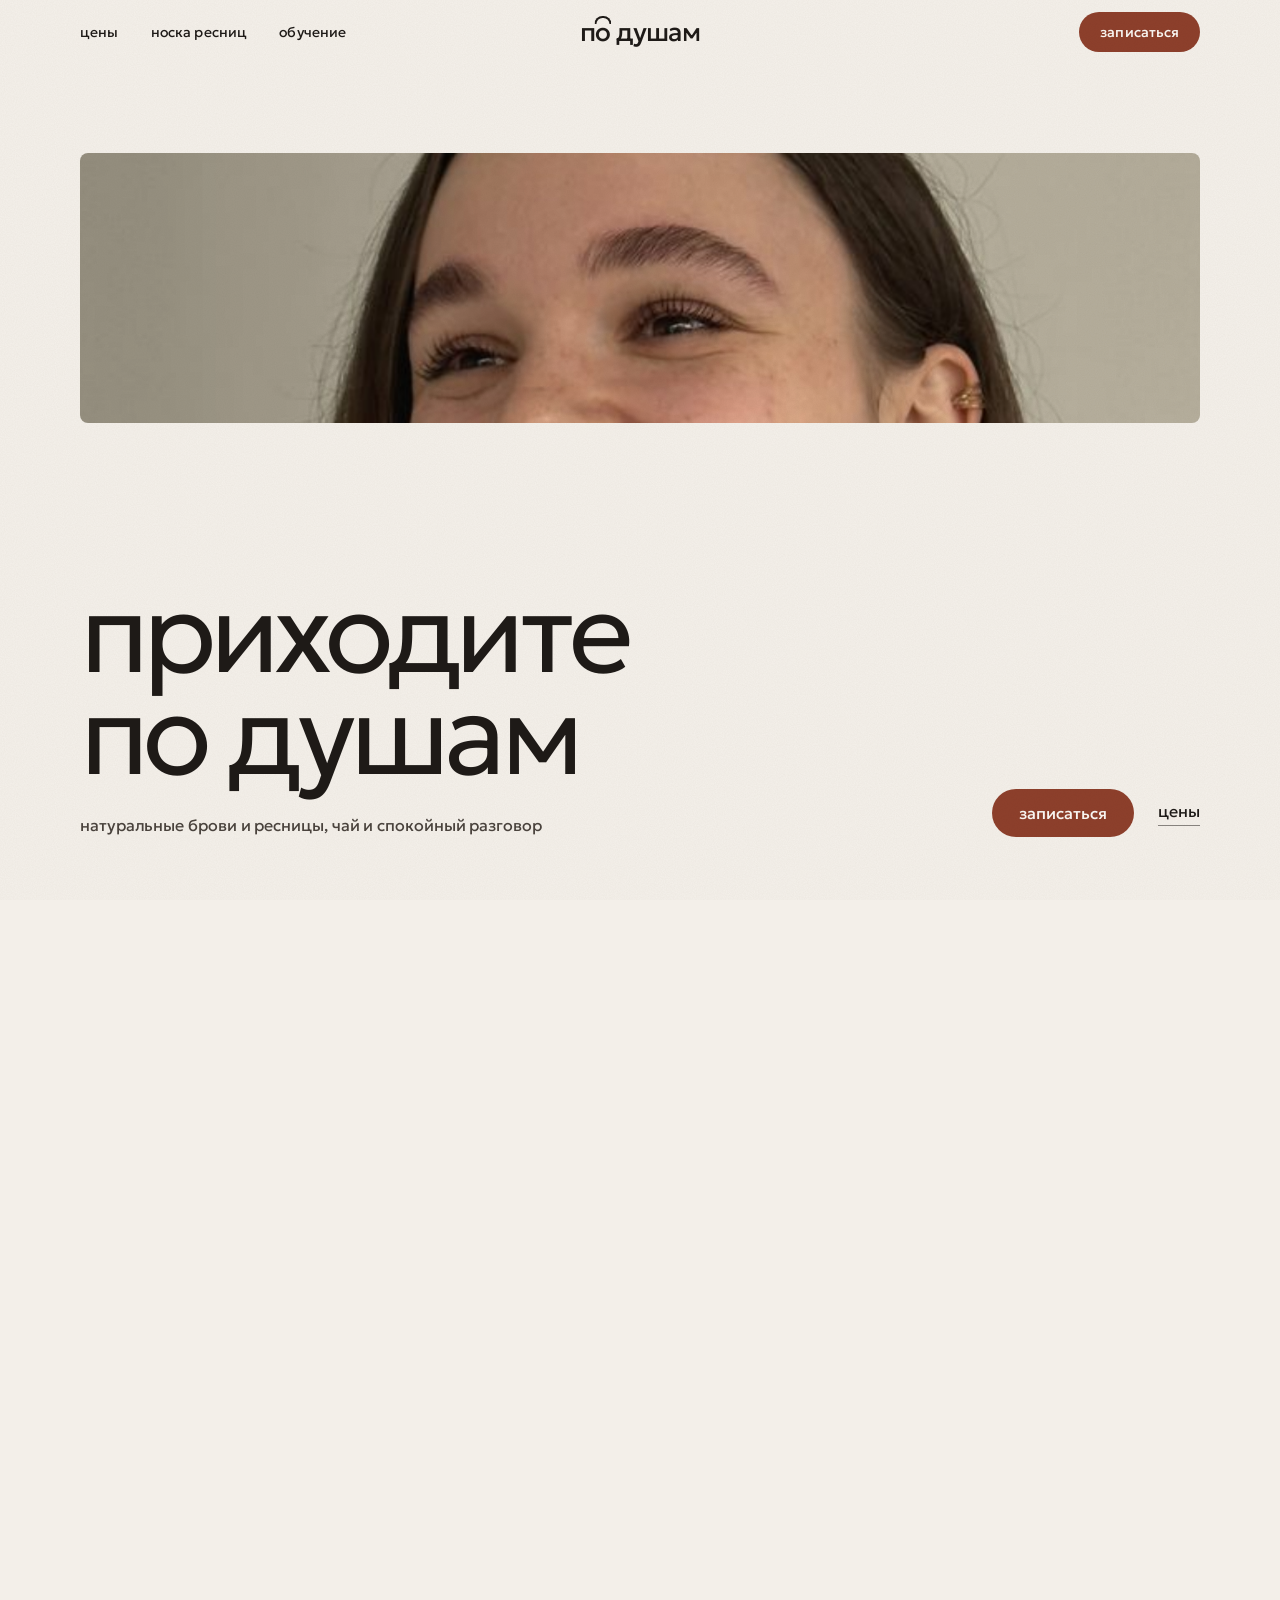
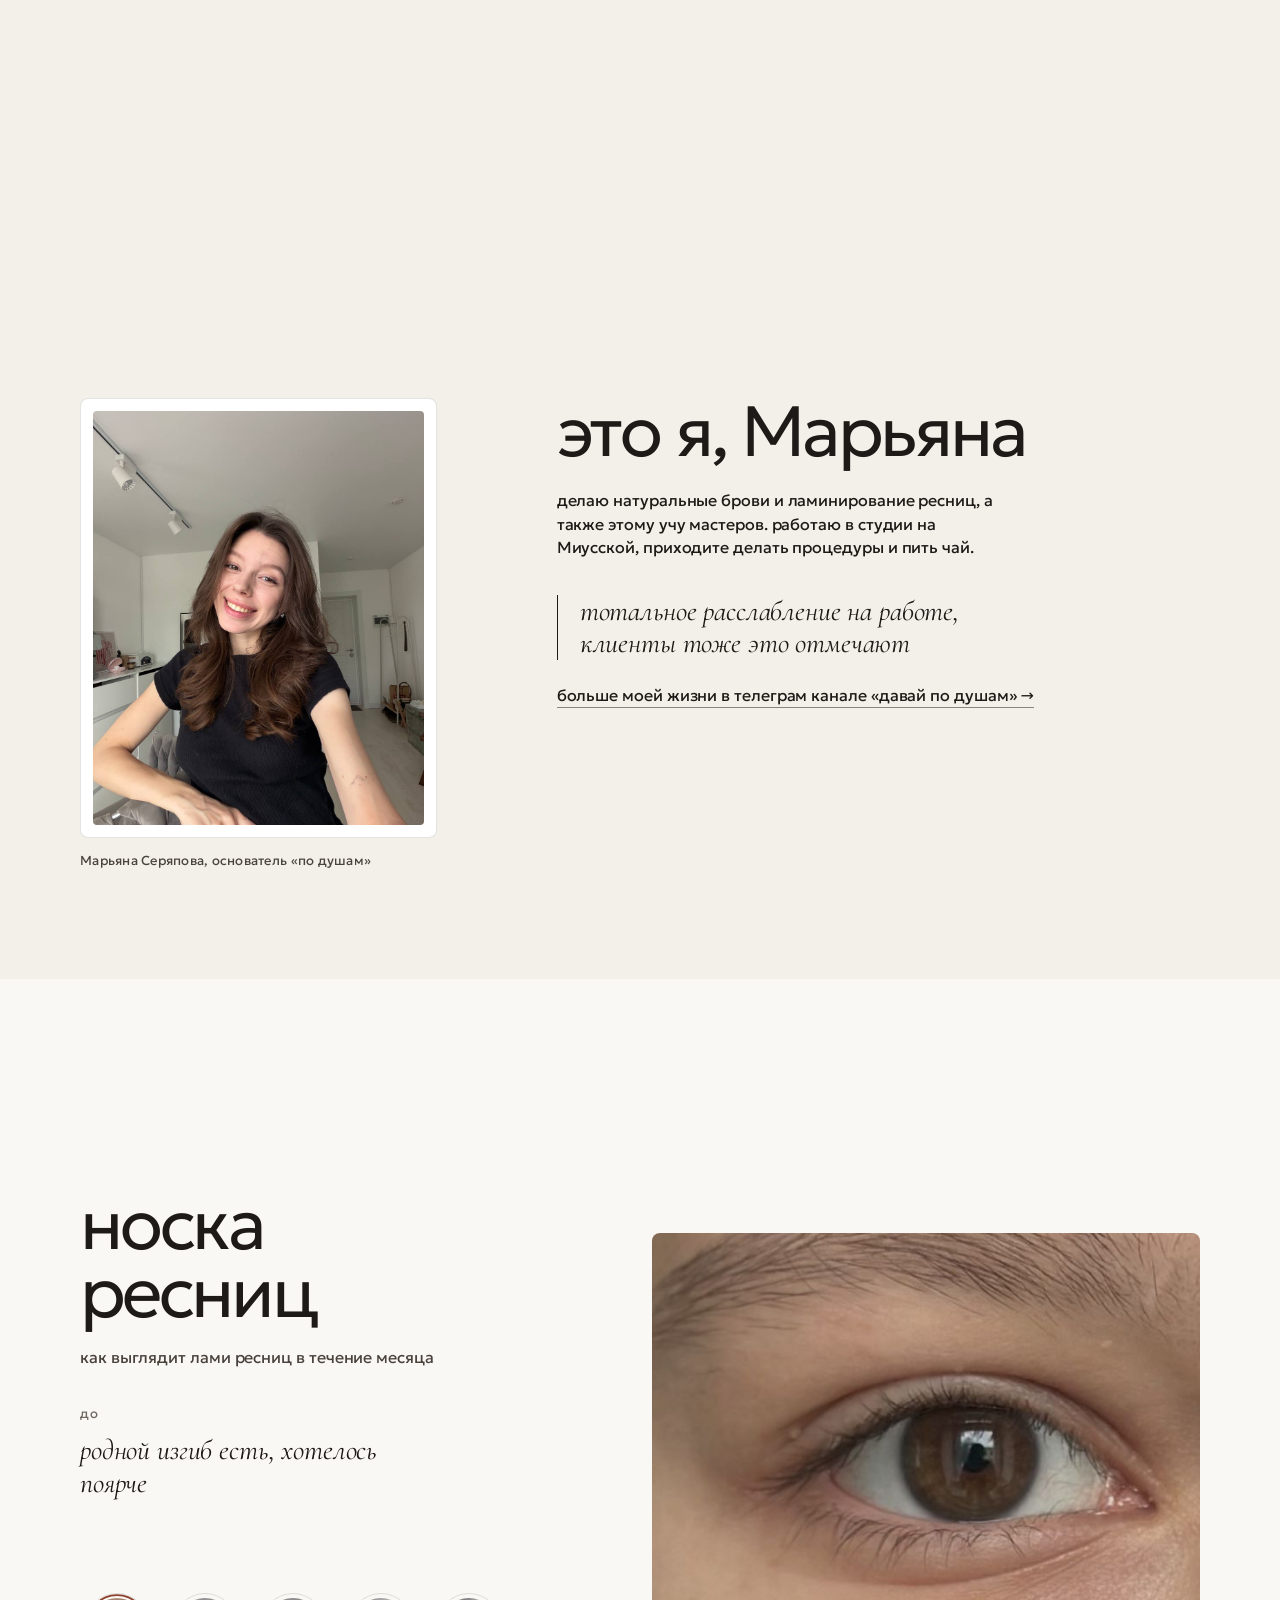
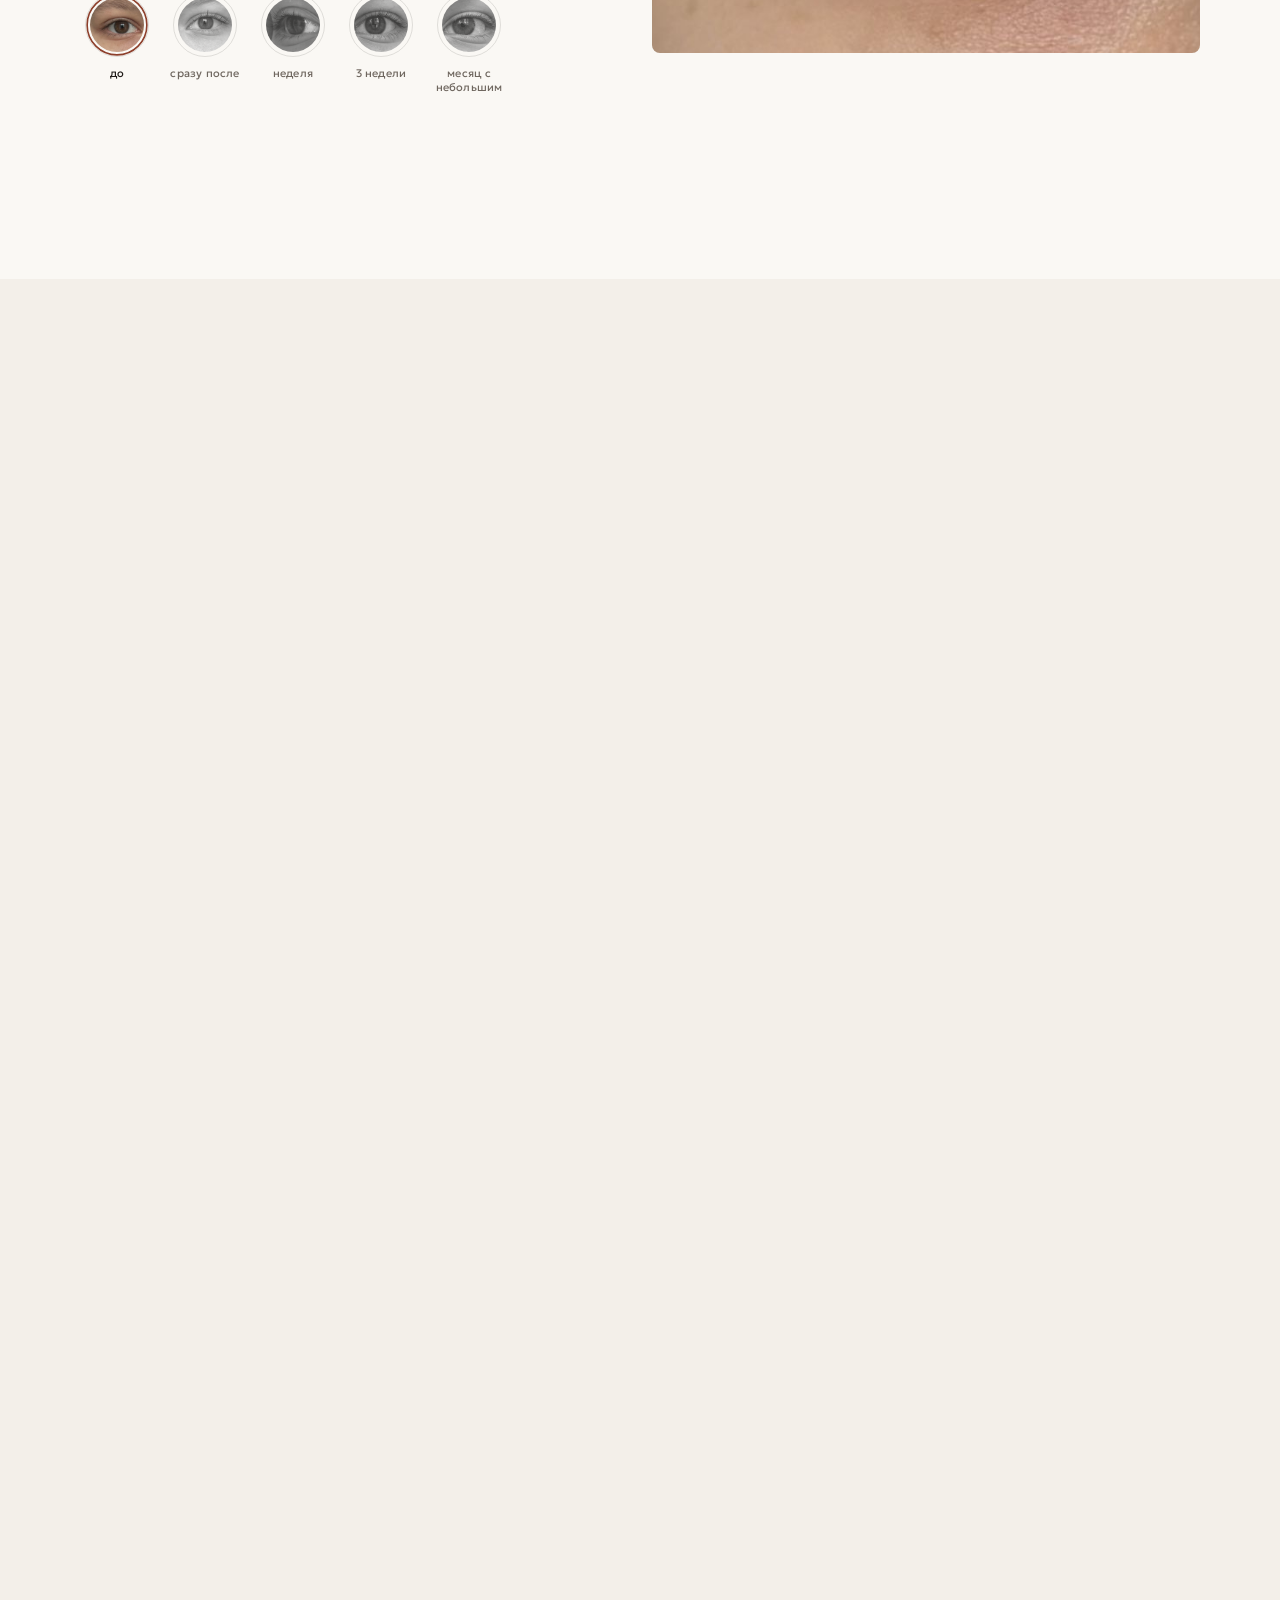
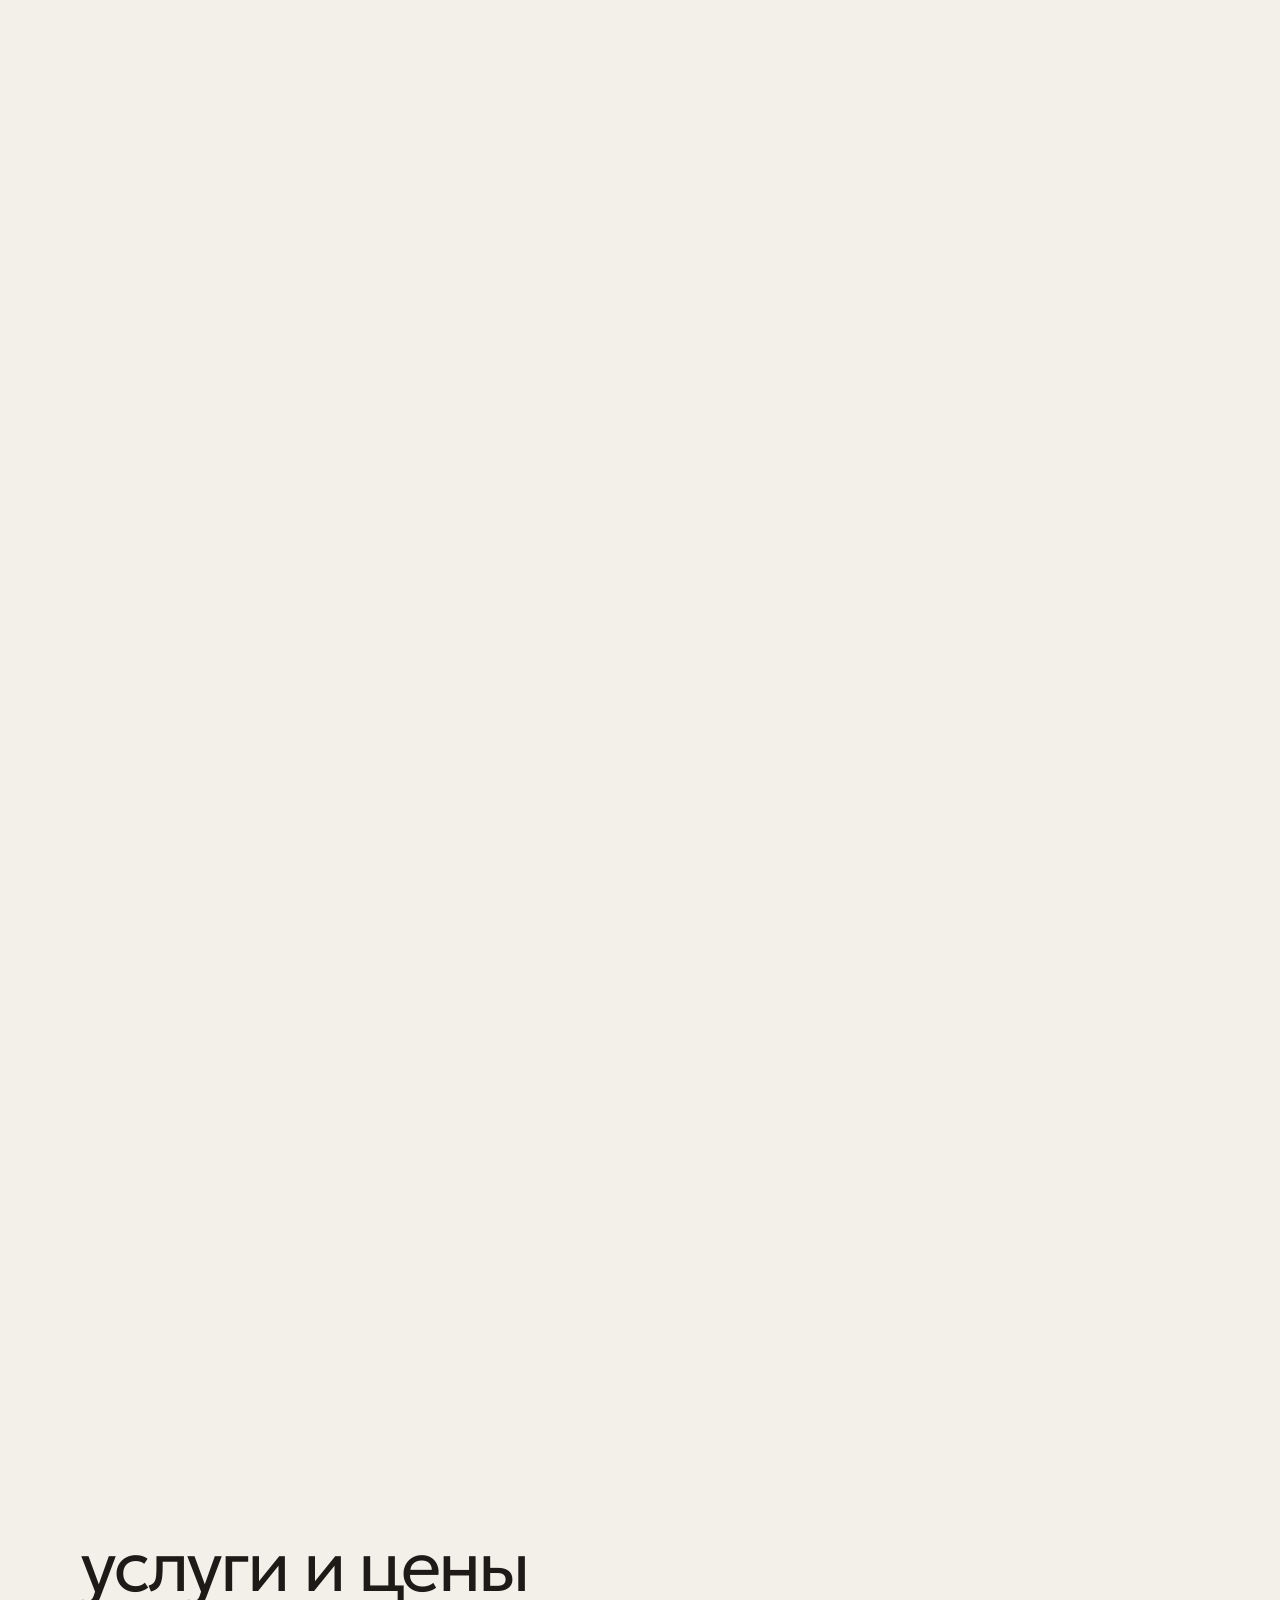
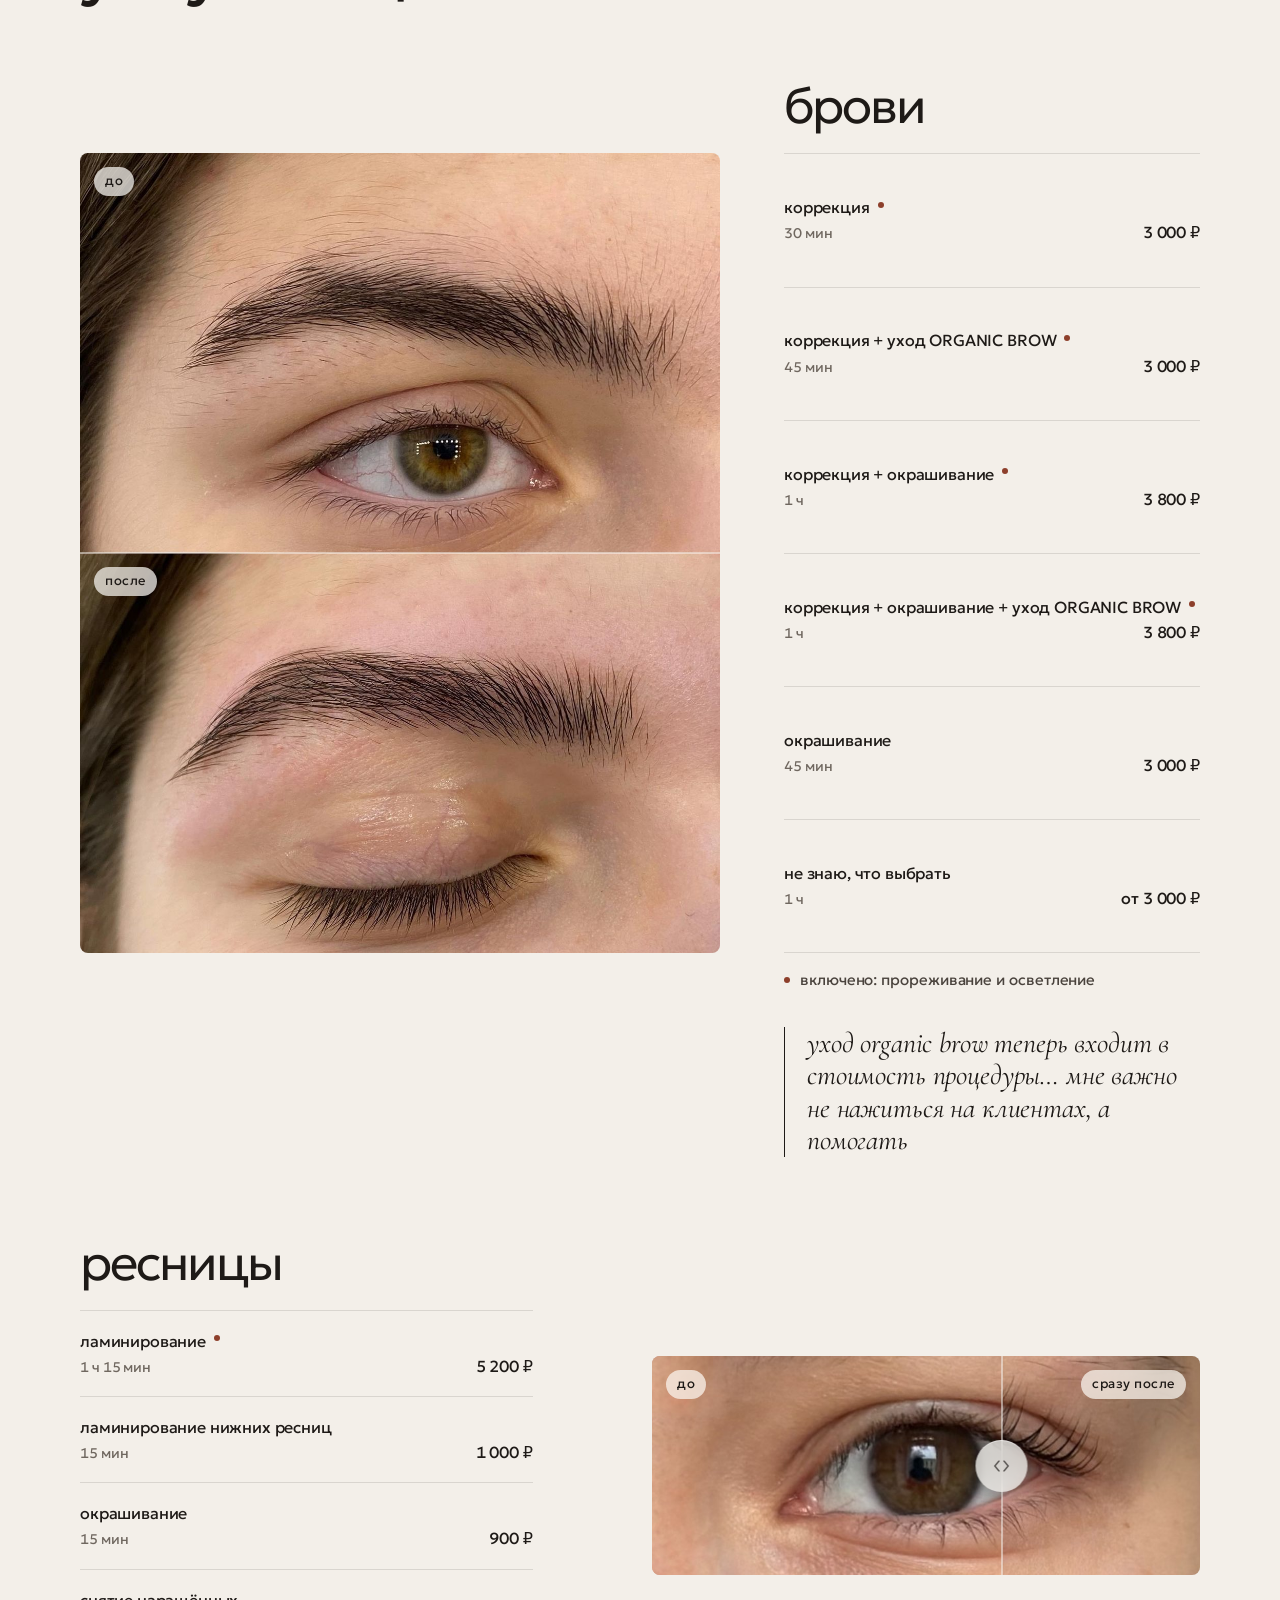
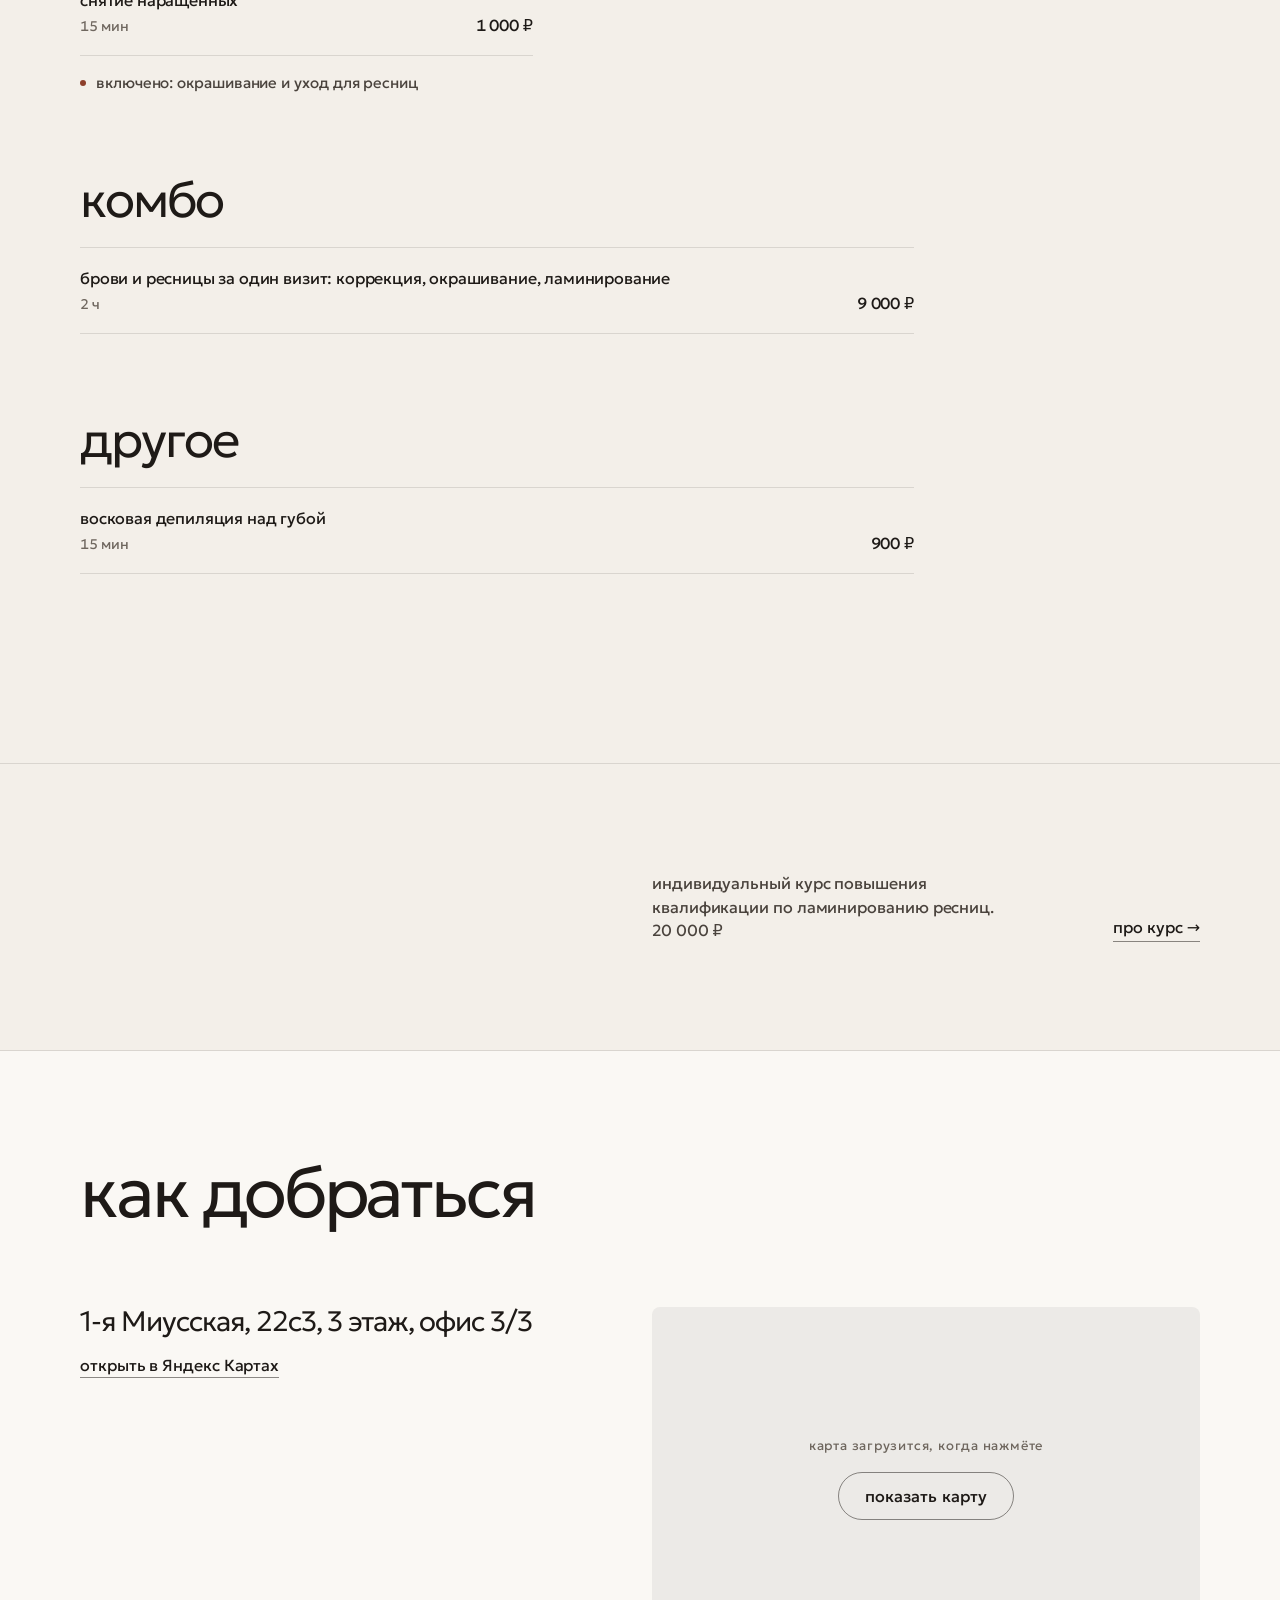
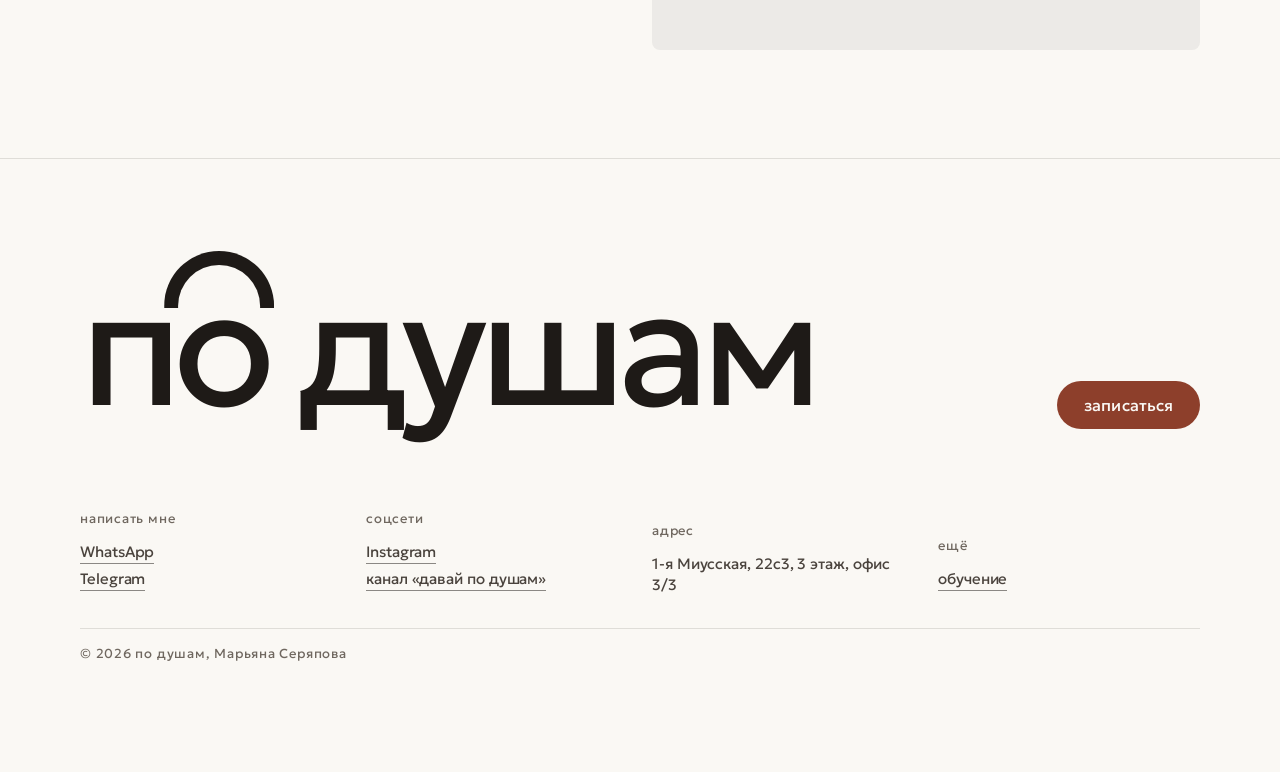
<file: index.html>
<!doctype html>
<html lang="ru">
<head>
<meta charset="utf-8">
<meta name="viewport" content="width=device-width, initial-scale=1">
<title>По душам: натуральные брови и ресницы, Марьяна Серяпова, Москва</title>
<meta name="description" content="Коррекция и окрашивание бровей от 3&nbsp;000&nbsp;₽, ламинирование ресниц 5&nbsp;200&nbsp;₽, уход в цене. 1-я Миусская, 22с3. Запись онлайн.">
<meta name="robots" content="noindex">
<meta name="theme-color" content="#F3EFE9">
<meta name="api-base" content="/api">
<meta name="booking-mode" content="messenger">
<meta property="og:site_name" content="по душам">
<meta property="og:locale" content="ru_RU">
<meta property="og:type" content="website">
<meta property="og:title" content="по душам · брови и ресницы на Миусской">
<meta property="og:description" content="Натуральные брови и ресницы, чай и спокойный разговор. Окна открываю сама, отвечаю в WhatsApp.">
<meta property="og:image" content="assets/img/og-hero.jpg">
<meta property="og:image:width" content="1200">
<meta property="og:image:height" content="630">
<link rel="icon" href="data:image/svg+xml,%3Csvg xmlns='http://www.w3.org/2000/svg' viewBox='0 0 32 32'%3E%3Crect width='32' height='32' fill='%23F3EFE9'/%3E%3Cpath d='M9 14l7-6 7 6' fill='none' stroke='%238D3F2B' stroke-width='2.4'/%3E%3Ccircle cx='16' cy='21' r='5' fill='none' stroke='%231E1A17' stroke-width='2.4'/%3E%3C/svg%3E">
<link rel="preload" href="assets/fonts/geologica-cyrillic-wght-normal.woff2" as="font" type="font/woff2" crossorigin>
<link rel="preload" as="image" href="assets/img/hero-m-1080.jpg" imagesrcset="assets/img/hero-m-720.jpg 720w, assets/img/hero-m-1080.jpg 1080w" imagesizes="100vw" fetchpriority="high" media="(max-width: 767px)">
<link rel="preload" as="image" href="assets/img/hero-2048.jpg" imagesrcset="assets/img/hero-1280.jpg 1280w, assets/img/hero-2048.jpg 2048w" imagesizes="100vw" fetchpriority="high" media="(min-width: 768px)">
<link rel="stylesheet" href="assets/css/tokens.css">
<link rel="stylesheet" href="assets/css/base.css">
<link rel="stylesheet" href="assets/css/components.css">
<link rel="stylesheet" href="assets/css/home.css">
<script>document.documentElement.classList.add('js')</script>
<script type="application/ld+json">{"@context":"https://schema.org","@type":"BeautySalon","name":"по душам","description":"Студия натуральных бровей и ресниц Марьяны Серяповой","founder":{"@type":"Person","name":"Марьяна Серяпова"},"address":{"@type":"PostalAddress","streetAddress":"1-я Миусская, 22с3, 3 этаж, офис 3/3","addressLocality":"Москва","addressCountry":"RU"},"sameAs":["https://www.instagram.com/seryapova.brows","https://t.me/davaiypodusham"]}</script>
</head>
<body>

<a class="skip" href="#ceny">к ценам</a>

<!-- шапка: тонкая навигация по краям, логотип по центру (therow); материал вместо линии (apple §12) -->
<header class="nav" id="nav">
  <nav class="nav__links" aria-label="разделы">
    <a href="#ceny">цены</a>
    <a href="#noska">носка ресниц</a>
    <a href="obuchenie/">обучение</a>
  </nav>
  <a class="logo" href="#top" aria-label="по душам, на главную"><span aria-hidden="true">п<span class="logo__o">о</span> душам</span></a>
  <a class="btn btn--primary" href="#zapis" data-book>записаться</a>
</header>

<main id="top">

<!-- ============ 1. HERO: «кадр открывается» (MOTION-SPEC §3.1) ============ -->
<section class="hero" id="hero" aria-labelledby="hero-title">
  <div class="hero__stage">
    <div class="hero__frame" id="heroFrame">
      <picture>
        <source media="(max-width: 767px)" srcset="assets/img/hero-m-720.jpg 720w, assets/img/hero-m-1080.jpg 1080w" sizes="100vw" width="1080" height="1080">
        <img class="hero__img" id="heroImg" src="assets/img/hero-2048.jpg" srcset="assets/img/hero-1280.jpg 1280w, assets/img/hero-2048.jpg 2048w" sizes="100vw" alt="Марьяна смеётся, лицо и брови крупным планом" width="2048" height="1024" fetchpriority="high" decoding="async">
      </picture>
    </div>

    <div class="hero__a" id="heroA">
      <h1 class="display" id="hero-title" style="--i:1">приходите<br>по душам</h1>
      <p class="hero__sub" style="--i:2">натуральные брови и ресницы, чай и спокойный разговор</p>
      <div class="hero__cta" style="--i:3">
        <a class="btn btn--primary" href="#zapis" data-book>записаться</a>
        <a class="link" href="#ceny">цены</a>
      </div>
    </div>

    <!-- состояние «кадр открыт»: плашка «хорошее место» вида кнопки, углы слегка скруглены (G22) -->
    <aside class="card hero__card" id="heroCard" aria-hidden="true">
      <p class="card__t">хорошее место 2025 и 2026</p>
      <a class="btn btn--primary" href="#zapis" data-book tabindex="-1">записаться</a>
    </aside>
  </div>
</section>

<!-- ============ 2. О МАРЬЯНЕ: вторая секция (G22) ============ -->
<section class="about" id="o-maryane" aria-labelledby="about-title">
  <div class="grid">
    <figure class="about__ph">
      <div class="about__frame"><img src="assets/img/maryana-portrait.jpg" alt="Марьяна Серяпова улыбается, в своей студии" width="960" height="1280" loading="lazy"></div>
      <figcaption class="plaque">Марьяна Серяпова, основатель «по душам»</figcaption>
    </figure>
    <div class="about__t">
      <h2 class="h2" id="about-title">это я, Марьяна</h2>
      <p class="about__p">делаю натуральные брови и ламинирование ресниц, а также этому учу мастеров. работаю в студии на Миусской, приходите делать процедуры и пить чай.</p>
      <blockquote class="quote"><p>тотальное расслабление на работе, клиенты тоже это отмечают</p></blockquote>
      <p><a class="link" href="https://t.me/davaiypodusham" rel="noopener">больше моей жизни в телеграм канале «давай по душам» →</a></p>
    </div>
  </div>
</section>

<!-- ============ 2. НОСКА РЕСНИЦ: неделя за неделей (светлый фон, MOTION-SPEC §3.2) ============ -->
<section class="case" id="noska" aria-labelledby="case-title">
  <div class="case__stage grid">
    <div class="case__text">
      <h2 class="h2" id="case-title">носка ресниц</h2>
      <p class="case__intro">как выглядит лами ресниц в течение месяца</p>
      <div class="case__caps" id="caseCaps">
        <div class="cap"><span class="cap__l">до</span><p class="cap__t">родной изгиб есть, хотелось поярче</p></div>
        <div class="cap"><span class="cap__l">сразу после</span></div>
        <div class="cap"><span class="cap__l">неделя</span><p class="cap__t">через неделю ресницы начали обновляться, но всё на месте: Мира спокойно умывается и красит их тушью</p></div>
        <div class="cap"><span class="cap__l">3 недели</span><p class="cap__t">начинают виднеться светлые корни, но изгиб остаётся таким же ярким</p></div>
        <div class="cap"><span class="cap__l">месяц с небольшим</span><p class="cap__t">никаких заломов и перекрутов, ресницы отрастают плавно и незаметно</p></div>
      </div>
      <ol class="rings" id="rings" aria-label="кадры по неделям">
        <li><button type="button"><span class="ring"><img src="assets/img/case-1.jpg" alt="" width="54" height="54" loading="lazy"><svg viewBox="0 0 60 60" aria-hidden="true"><circle cx="30" cy="30" r="28"/></svg></span><span class="ring__l">до</span></button></li>
        <li><button type="button"><span class="ring"><img src="assets/img/case-2.jpg" alt="" width="54" height="54" loading="lazy"><svg viewBox="0 0 60 60" aria-hidden="true"><circle cx="30" cy="30" r="28"/></svg></span><span class="ring__l">сразу после</span></button></li>
        <li><button type="button"><span class="ring"><img src="assets/img/case-3.jpg" alt="" width="54" height="54" loading="lazy"><svg viewBox="0 0 60 60" aria-hidden="true"><circle cx="30" cy="30" r="28"/></svg></span><span class="ring__l">неделя</span></button></li>
        <li><button type="button"><span class="ring"><img src="assets/img/case-4.jpg" alt="" width="54" height="54" loading="lazy"><svg viewBox="0 0 60 60" aria-hidden="true"><circle cx="30" cy="30" r="28"/></svg></span><span class="ring__l">3 недели</span></button></li>
        <li><button type="button"><span class="ring"><img src="assets/img/case-5.jpg" alt="" width="54" height="54" loading="lazy"><svg viewBox="0 0 60 60" aria-hidden="true"><circle cx="30" cy="30" r="28"/></svg></span><span class="ring__l">месяц с небольшим</span></button></li>
      </ol>
    </div>

    <div class="case__view">
      <div class="case__frame" id="caseFrame">
        <div class="case__zoom">
        <figure class="cf"><img src="assets/img/case-1.jpg" alt="Глаз Миры до ламинирования ресниц" width="760" height="583" loading="lazy"></figure>
        <figure class="cf"><img src="assets/img/case-2.jpg" alt="Ресницы Миры сразу после ламинирования" width="760" height="583" loading="lazy"></figure>
        <figure class="cf"><img src="assets/img/case-3.jpg" alt="Ресницы Миры через неделю после ламинирования" width="760" height="582" loading="lazy"></figure>
        <figure class="cf"><img src="assets/img/case-4.jpg" alt="Ресницы Миры через 3 недели: корни светлее, изгиб на месте" width="760" height="582" loading="lazy"></figure>
        <figure class="cf"><img src="assets/img/case-5.jpg" alt="Ресницы Миры через месяц с небольшим, отросли без заломов" width="760" height="582" loading="lazy"></figure>
        </div>
      </div>
    </div>
  </div>
</section>

<!-- ============ 3. УСЛУГИ И ЦЕНЫ ============ -->
<section class="prices" id="ceny" aria-labelledby="prices-title">
  <div class="grid">
    <h2 class="h2 prices__title" id="prices-title">услуги и цены</h2>

    <div class="cat" data-k="brows">
        <figure class="cat__ph cat__ph--b">
          <div class="ba-stack">
            <img data-photo src="assets/img/ba-brow-a.jpg" srcset="assets/img/ba-brow-a.jpg 780w, assets/img/ba-brow-a-2x.jpg 1248w" sizes="(min-width: 1200px) 820px, (min-width: 768px) 60vw, 300px" alt="Одна и та же бровь: сверху до коррекции, снизу после" width="780" height="975" loading="lazy">
            <span class="tag tag--l">до</span><span class="tag tag--l tag--mid">после</span>
          </div>
        </figure>
        <div class="cat__b">
        <h3 class="cat__t">брови</h3>
        <ul class="rows">
          <li><a class="row" href="#zapis" data-book data-service="brows-correction"><span class="row__n"><span class="nw">коррекция<i class="dot" role="img" aria-label="включено"></i></span></span><span class="row__d">30&nbsp;мин</span><span class="row__p">3&nbsp;000&nbsp;₽</span></a></li>
          <li><a class="row" href="#zapis" data-book data-service="brows-correction-care"><span class="row__n">коррекция + уход ORGANIC <span class="nw">BROW<i class="dot" role="img" aria-label="включено"></i></span></span><span class="row__d">45&nbsp;мин</span><span class="row__p">3&nbsp;000&nbsp;₽</span></a></li>
          <li><a class="row" href="#zapis" data-book data-service="brows-correction-tint"><span class="row__n">коррекция + <span class="nw">окрашивание<i class="dot" role="img" aria-label="включено"></i></span></span><span class="row__d">1&nbsp;ч</span><span class="row__p">3&nbsp;800&nbsp;₽</span></a></li>
          <li><a class="row" href="#zapis" data-book data-service="brows-correction-tint-care"><span class="row__n">коррекция + окрашивание + уход ORGANIC <span class="nw">BROW<i class="dot" role="img" aria-label="включено"></i></span></span><span class="row__d">1&nbsp;ч</span><span class="row__p">3&nbsp;800&nbsp;₽</span></a></li>
          <li><a class="row" href="#zapis" data-book data-service="brows-tint"><span class="row__n">окрашивание</span><span class="row__d">45&nbsp;мин</span><span class="row__p">3&nbsp;000&nbsp;₽</span></a></li>
          <li><a class="row" href="#zapis" data-book data-service="brows-unsure"><span class="row__n">не знаю, что выбрать</span><span class="row__d">1&nbsp;ч</span><span class="row__p">от&nbsp;3&nbsp;000&nbsp;₽</span></a></li>
        </ul>
        <p class="incl"><i class="dot" aria-hidden="true"></i>включено: прореживание и осветление</p>
        <blockquote class="quote"><p>уход organic brow теперь входит в стоимость процедуры… мне важно не нажиться на клиентах, а помогать</p></blockquote>
        </div>
      </div>

      <div class="cat cat--r" data-k="lashes">
        <figure class="cat__ph cat__ph--l">
          <div class="shutter" data-shutter tabindex="0" role="slider" aria-label="шторка до и после, ресницы" aria-valuemin="0" aria-valuemax="100" aria-valuenow="50" aria-valuetext="до 50 %">
            <img class="shutter__after" src="assets/img/ba-lash-after.jpg" alt="Ресницы Миры сразу после ламинирования" width="1000" height="400" loading="lazy">
            <div class="shutter__before"><img src="assets/img/ba-lash-before.jpg" alt="Ресницы Миры до ламинирования" width="1000" height="400" loading="lazy"></div>
            <div class="shutter__line"><span class="shutter__knob"><svg viewBox="0 0 24 24" aria-hidden="true"><path d="M9 6l-5 6 5 6M15 6l5 6-5 6"/></svg></span></div>
            <span class="tag tag--l">до</span><span class="tag tag--r">сразу после</span>
          </div>
        </figure>
        <div class="cat__b">
        <h3 class="cat__t">ресницы</h3>
        <ul class="rows">
          <li><a class="row" href="#zapis" data-book data-service="lashes-lamination"><span class="row__n"><span class="nw">ламинирование<i class="dot" role="img" aria-label="включено"></i></span></span><span class="row__d">1&nbsp;ч 15&nbsp;мин</span><span class="row__p">5&nbsp;200&nbsp;₽</span></a></li>
          <li><a class="row" href="#zapis" data-book data-service="lashes-lower"><span class="row__n">ламинирование нижних ресниц</span><span class="row__d">15&nbsp;мин</span><span class="row__p">1&nbsp;000&nbsp;₽</span></a></li>
          <li><a class="row" href="#zapis" data-book data-service="lashes-tint"><span class="row__n">окрашивание</span><span class="row__d">15&nbsp;мин</span><span class="row__p">900&nbsp;₽</span></a></li>
          <li><a class="row" href="#zapis" data-book data-service="lashes-removal"><span class="row__n">снятие наращённых</span><span class="row__d">15&nbsp;мин</span><span class="row__p">1&nbsp;000&nbsp;₽</span></a></li>
        </ul>
        <p class="incl"><i class="dot" aria-hidden="true"></i>включено: окрашивание и уход для ресниц</p>
        </div>
      </div>

      <div class="cat cat--np" data-k="combo">
        <div class="cat__b">
        <h3 class="cat__t">комбо</h3>
        <ul class="rows">
          <li><a class="row" href="#zapis" data-book data-service="combo-brows-lashes"><span class="row__n">брови и ресницы за один визит: коррекция, окрашивание, ламинирование</span><span class="row__d">2&nbsp;ч</span><span class="row__p">9&nbsp;000&nbsp;₽</span></a></li>
        </ul>
          
        <h3 class="cat__t">другое</h3>
        <ul class="rows">
          <li><a class="row" href="#zapis" data-book data-service="other-wax-lip"><span class="row__n">восковая депиляция над губой</span><span class="row__d">15&nbsp;мин</span><span class="row__p">900&nbsp;₽</span></a></li>
        </ul>
        </div>
      </div>
    </div>
</section>

<!-- ============ 7. ОБУЧЕНИЕ: блок-ссылка (каркас) ============ -->
<section class="learn" aria-labelledby="learn-title">
  <a class="learn__a grid" href="obuchenie/">
    <h2 class="h2 learn__t" id="learn-title">учу мастеров</h2>
    <p class="learn__p">индивидуальный курс повышения квалификации по ламинированию ресниц. 20&nbsp;000&nbsp;₽</p>
    <span class="learn__go">про курс <span aria-hidden="true">→</span></span>
  </a>
</section>

<!-- ============ 8. КАК ДОБРАТЬСЯ (каркас) ============ -->
<section class="route" id="adres" aria-labelledby="route-title">
  <div class="grid">
    <h2 class="h2 route__t" id="route-title">как добраться</h2>
    <div class="route__a">
      <address class="route__addr">1-я Миусская, 22с3, 3&nbsp;этаж, офис 3/3</address>
      <p class="route__links"><a class="link" href="https://yandex.ru/maps/?text=1-%D1%8F%20%D0%9C%D0%B8%D1%83%D1%81%D1%81%D0%BA%D0%B0%D1%8F%2C%2022%D1%813%2C%20%D0%9C%D0%BE%D1%81%D0%BA%D0%B2%D0%B0" rel="noopener" target="_blank">открыть в Яндекс Картах</a></p>
    </div>
    <div class="route__map" id="map" data-src="https://yandex.ru/map-widget/v1/?text=1-%D1%8F%20%D0%9C%D0%B8%D1%83%D1%81%D1%81%D0%BA%D0%B0%D1%8F%2C%2022%D1%813%2C%20%D0%9C%D0%BE%D1%81%D0%BA%D0%B2%D0%B0&z=16">
      <p class="small">карта загрузится, когда нажмёте</p>
      <button class="btn btn--ghost" type="button" id="mapBtn">показать карту</button>
    </div>
  </div>
</section>

</main>

<footer class="foot">
  <div class="grid">
    <a class="logo logo--big" href="#top" aria-label="по душам, на главную"><span aria-hidden="true">п<span class="logo__o">о</span> душам</span></a>
    <a class="btn btn--primary" href="#zapis" data-book>записаться</a>
  </div>
  <div class="grid foot__cols">
    <div class="foot__c">
      <h2 class="foot__h">написать мне</h2>
      <ul>
        <li><a class="link" href="https://wa.me/79651461738" rel="noopener" target="_blank">WhatsApp</a></li>
        <li><a class="link" href="https://t.me/maryanasrp" rel="noopener" target="_blank">Telegram</a></li>
      </ul>
    </div>
    <div class="foot__c">
      <h2 class="foot__h">соцсети</h2>
      <ul>
        <li><a class="link" href="https://www.instagram.com/seryapova.brows" rel="noopener" target="_blank">Instagram</a></li>
        <li><a class="link" href="https://t.me/davaiypodusham" rel="noopener" target="_blank">канал «давай по душам»</a></li>
      </ul>
    </div>
    <div class="foot__c">
      <h2 class="foot__h">адрес</h2>
      <p>1-я Миусская, 22с3, 3&nbsp;этаж, офис 3/3</p>
    </div>
    <div class="foot__c">
      <h2 class="foot__h">ещё</h2>
      <ul><li><a class="link" href="obuchenie/">обучение</a></li></ul>
    </div>
    <p class="foot__bot small">© 2026 по душам, Марьяна Серяпова<span data-auto-only hidden> · <a class="link" href="politika/">политика обработки персональных данных</a></span></p>
  </div>
</footer>

<!-- плавающая кнопка: только ≤767 -->
<a class="fab btn btn--primary" href="#zapis" data-book>записаться</a>

<!-- зерно (therow): статичное, без мерцания -->
<div class="grain" aria-hidden="true"></div>
<!-- сетка: клавиша G, только при ?grid (dev-сборка) -->
<div class="gridlay" id="gridlay" aria-hidden="true"><div class="grid"><i></i><i></i><i></i><i></i><i></i><i></i><i></i><i></i><i></i><i></i><i></i><i></i></div></div>

<!-- ============ ШТОРКА ЗАПИСИ: прямой потомок body, после подвала (MOTION-SPEC §6.4) ============
     Без JS это обычная секция «напишите мне» со ссылками в мессенджеры; sheet.js делает её шторкой. -->
<div class="zapis" id="zapis" role="dialog" aria-modal="true" aria-labelledby="zapis-t">
  <div class="sheet__scrim" data-sheet-scrim></div>
  <div class="zapis__panel" data-sheet-panel>
    <div class="zapis__top">
      <div class="zapis__grab" data-sheet-grab>
        <span class="sheet__grip" aria-hidden="true"></span>
        <div class="zapis__head"><h2 class="sheet__title" id="zapis-t">запись</h2><span class="sheet__step tnum" id="zStep" aria-hidden="true">1 / 3</span></div>
      </div>
      <button class="sheet__x" type="button" data-sheet-close aria-label="закрыть запись"><svg viewBox="0 0 24 24" aria-hidden="true"><path d="M6 6l12 12M18 6L6 18"/></svg></button>
    </div>
    <div class="sheet__bar" id="zBar" aria-hidden="true"><i class="is-done"></i><i></i><i></i></div>
    <div class="sheet__body zapis__body" data-sheet-body>
      <div class="zmode" id="zMode" role="group" aria-label="демо: как работает запись" hidden>
        <span class="zmode__l">демо</span>
        <button type="button" class="zmode__b" data-mode="messenger" aria-pressed="true">через WhatsApp</button>
        <button type="button" class="zmode__b" data-mode="auto" aria-pressed="false">автобронь</button>
      </div>
      <div class="zapis__steps">

        <section class="zs is-current" data-step data-s="service" aria-labelledby="zq1">
          <h2 class="sheet__q" id="zq1" data-step-focus tabindex="-1">что делаем?</h2>
          <div id="zServices"></div>
          <div class="zs__foot"><button class="btn btn--primary btn--block" type="button" id="zNext1" data-goto="1" disabled>дальше</button></div>
        </section>

        <section class="zs" data-step data-s="slots" aria-labelledby="zq2">
          <button class="sheet__back" type="button" data-goto="0">назад</button>
          <h2 class="sheet__q" id="zq2" data-step-focus tabindex="-1">когда удобно?</h2>
          <p class="sheet__sum" id="zSum2"></p>
          <div id="zSlots" aria-live="polite"></div>
        </section>

        <section class="zs" data-step data-s="send" aria-labelledby="zq3">
          <button class="sheet__back" type="button" id="zBack3" data-goto="1">назад</button>
          <h2 class="sheet__q" id="zq3" data-step-focus tabindex="-1">окна сейчас не загружаются. напишите мне, текст уже готов</h2>
          <p class="sheet__sum" id="zSum3"></p>

          <!-- режим «через мессенджер» (G20): готовое сообщение, сайт ничего не собирает -->
          <div class="zs__mode" id="zMsg">
            <div>
              <p class="sheet__grp">сообщение</p>
              <div class="draft" id="zDraft">Здравствуйте, Марьяна. Хочу записаться.</div>
            </div>
            <p class="sheet__sum" id="zHint" hidden>откроется WhatsApp с готовым текстом. время закреплю за вами, когда отвечу</p>
            <div class="zs__foot">
              <a class="btn btn--primary btn--block" id="zWa" href="https://wa.me/79651461738?text=%D0%97%D0%B4%D1%80%D0%B0%D0%B2%D1%81%D1%82%D0%B2%D1%83%D0%B9%D1%82%D0%B5%2C%20%D0%9C%D0%B0%D1%80%D1%8C%D1%8F%D0%BD%D0%B0.%20%D0%A5%D0%BE%D1%87%D1%83%20%D0%B7%D0%B0%D0%BF%D0%B8%D1%81%D0%B0%D1%82%D1%8C%D1%81%D1%8F." target="_blank" rel="noopener">написать в WhatsApp</a>
              <a class="btn btn--ghost btn--block" id="zTg" data-tg data-text="Здравствуйте, Марьяна. Хочу записаться." href="https://t.me/maryanasrp" target="_blank" rel="noopener">или в Telegram</a>
            </div>
          </div>

          <!-- режим «автобронь»: имя, телефон, отдельное согласие (152-ФЗ, ст. 9) -->
          <form class="zs__mode zf" id="zForm" hidden novalidate>
            <label class="zf__f"><span class="zf__l">как к вам обращаться</span>
              <input class="zf__i" name="name" id="zName" autocomplete="given-name" maxlength="60" required aria-describedby="zNameErr">
              <span class="zf__e" id="zNameErr" hidden>напишите имя</span></label>
            <label class="zf__f"><span class="zf__l">телефон</span>
              <input class="zf__i" name="phone" id="zPhone" type="tel" inputmode="tel" autocomplete="tel" placeholder="+7 900 000-00-00" maxlength="20" required aria-describedby="zPhoneErr">
              <span class="zf__e" id="zPhoneErr" hidden>проверьте номер: нужен российский, 11 цифр</span></label>
            <label class="zf__hp" aria-hidden="true">сайт <input name="website" tabindex="-1" autocomplete="off"></label>
            <label class="zf__c"><input type="checkbox" name="consent" id="zConsent" required aria-describedby="zConsentErr">
              <span>даю <a class="link" href="soglasie/" target="_blank" rel="noopener">согласие на обработку персональных данных</a> для записи. как я их храню — в <a class="link" href="politika/" target="_blank" rel="noopener">политике</a></span></label>
            <span class="zf__e" id="zConsentErr" hidden>без согласия записать онлайн не получится. можно написать мне в WhatsApp</span>
            <div class="zs__foot">
              <button class="btn btn--primary btn--block" type="submit" id="zSubmit">записаться</button>
            </div>
          </form>

          <!-- автобронь: готово -->
          <div class="zs__mode zd" id="zDone" hidden>
            <p class="zd__t">жду вас по адресу 1-я Миусская, 22с3, 3&nbsp;этаж, офис 3/3. если планы поменяются, напишите мне</p>
            <div class="zs__foot">
              <a class="btn btn--ghost btn--block" id="zDoneWa" href="https://wa.me/79651461738" target="_blank" rel="noopener">написать в WhatsApp</a>
              <button class="btn btn--primary btn--block" type="button" data-sheet-close>готово</button>
            </div>
          </div>
        </section>

      </div>
    </div>
  </div>
  <div class="toast" id="zToast" role="status" aria-live="polite"></div>
</div>

<script type="application/json" id="services-data">{"currency":"RUB","priceAsOf":"2026-08-31","categories":[{"id":"brows","title":"брови","included":"прореживание и осветление"},{"id":"lashes","title":"ресницы","included":"окрашивание и уход для ресниц"},{"id":"combo","title":"комбо","included":null},{"id":"other","title":"другое","included":null}],"services":[{"id":"brows-correction","category":"brows","title":"коррекция","fullTitle":"коррекция бровей","price":3000,"priceFrom":false,"durationMin":30,"included":true},{"id":"brows-correction-care","category":"brows","title":"коррекция + уход ORGANIC BROW","fullTitle":"коррекция бровей + уход ORGANIC BROW","price":3000,"priceFrom":false,"durationMin":45,"included":true},{"id":"brows-correction-tint","category":"brows","title":"коррекция + окрашивание","fullTitle":"коррекция и окрашивание бровей","price":3800,"priceFrom":false,"durationMin":60,"included":true},{"id":"brows-correction-tint-care","category":"brows","title":"коррекция + окрашивание + уход ORGANIC BROW","fullTitle":"коррекция и окрашивание бровей + уход ORGANIC BROW","price":3800,"priceFrom":false,"durationMin":60,"included":true},{"id":"brows-tint","category":"brows","title":"окрашивание","fullTitle":"окрашивание бровей","price":3000,"priceFrom":false,"durationMin":45,"included":false},{"id":"brows-unsure","category":"brows","title":"не знаю, что выбрать","fullTitle":"брови: не знаю, что выбрать","price":3000,"priceFrom":true,"durationMin":60,"included":false},{"id":"lashes-lamination","category":"lashes","title":"ламинирование","fullTitle":"ламинирование ресниц","price":5200,"priceFrom":false,"durationMin":75,"included":true},{"id":"lashes-lower","category":"lashes","title":"ламинирование нижних ресниц","fullTitle":"ламинирование нижних ресниц","price":1000,"priceFrom":false,"durationMin":15,"included":false},{"id":"lashes-tint","category":"lashes","title":"окрашивание","fullTitle":"окрашивание ресниц","price":900,"priceFrom":false,"durationMin":15,"included":false},{"id":"lashes-removal","category":"lashes","title":"снятие наращённых","fullTitle":"снятие наращённых ресниц","price":1000,"priceFrom":false,"durationMin":15,"included":false},{"id":"combo-brows-lashes","category":"combo","title":"брови и ресницы за один визит: коррекция, окрашивание, ламинирование","fullTitle":"комбо: брови и ресницы","price":9000,"priceFrom":false,"durationMin":120,"included":false},{"id":"other-wax-lip","category":"other","title":"восковая депиляция над губой","fullTitle":"восковая депиляция над губой","price":900,"priceFrom":false,"durationMin":15,"included":false}]}</script>
<script src="assets/js/dev-grid.js" defer></script>
<script type="module" src="assets/js/motion/init.js" defer></script>
<script type="module" src="assets/js/home.js"></script>
</body>
</html>
</file>
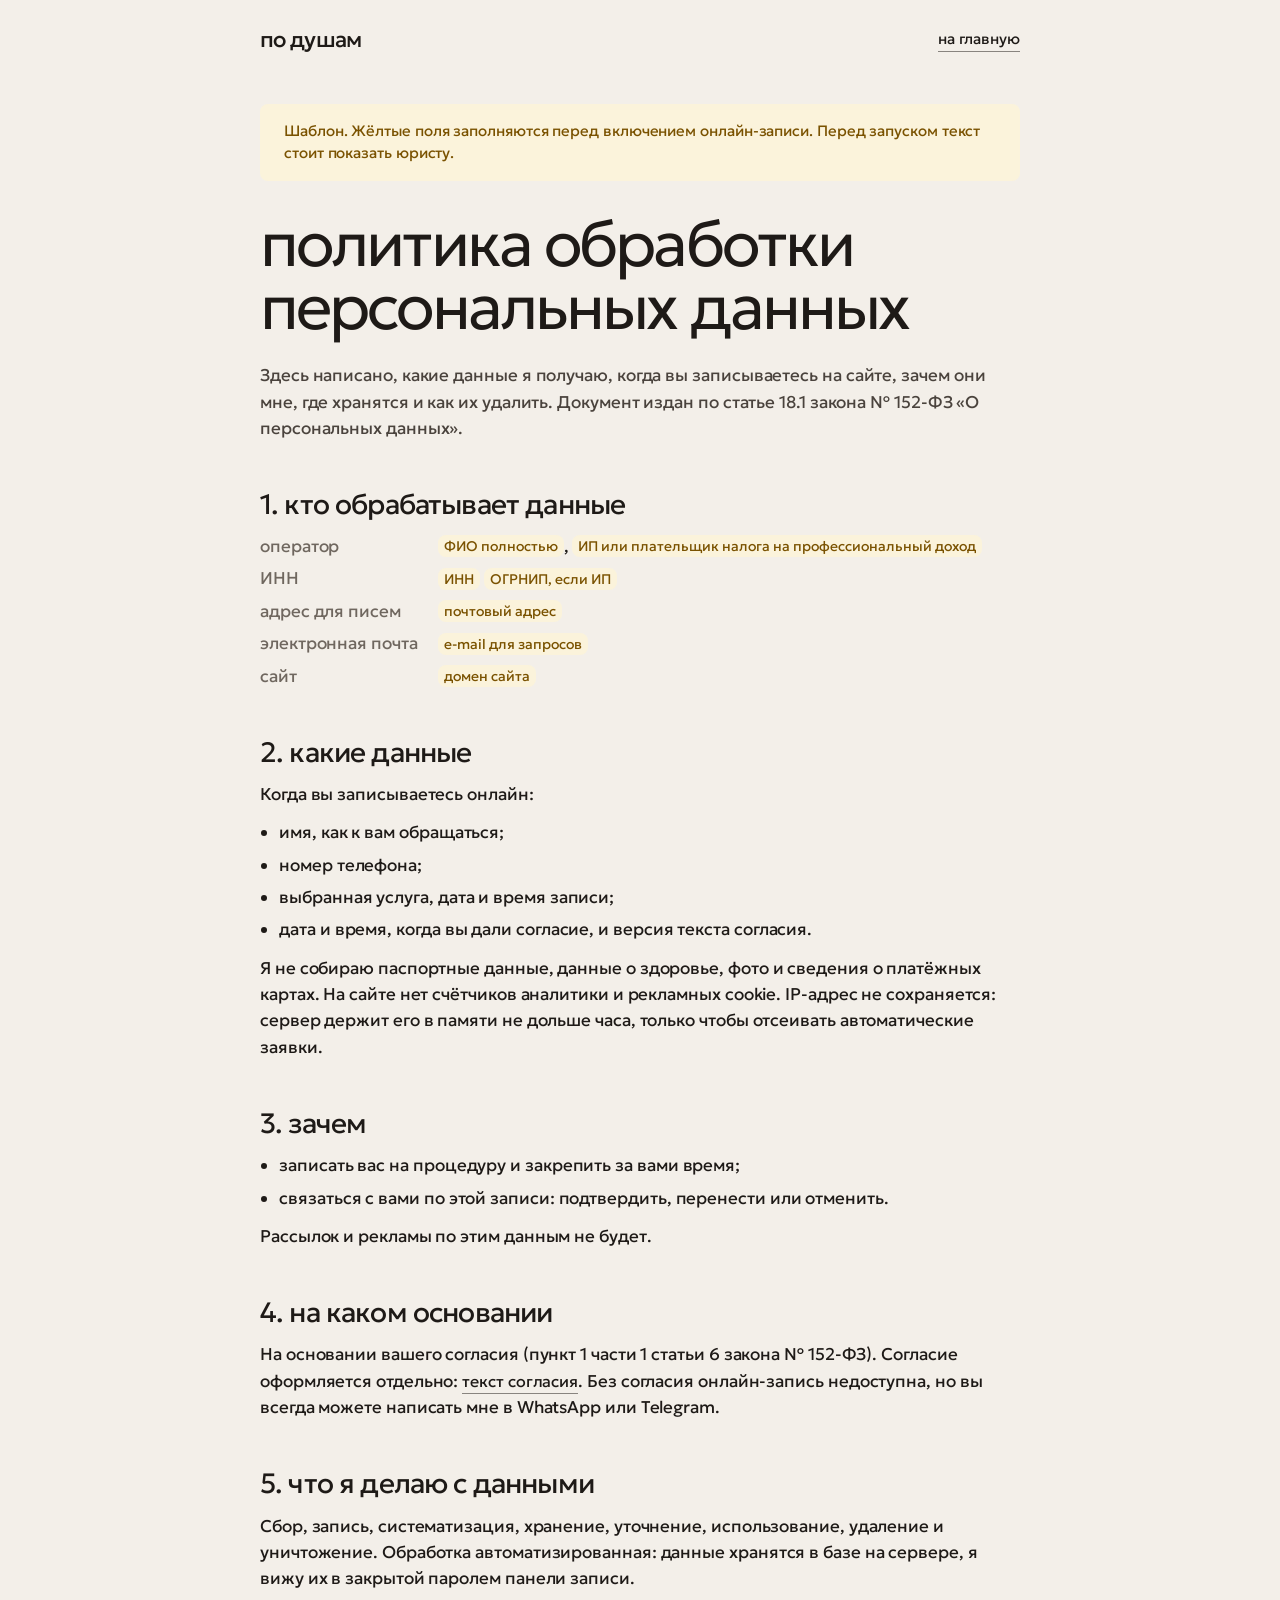
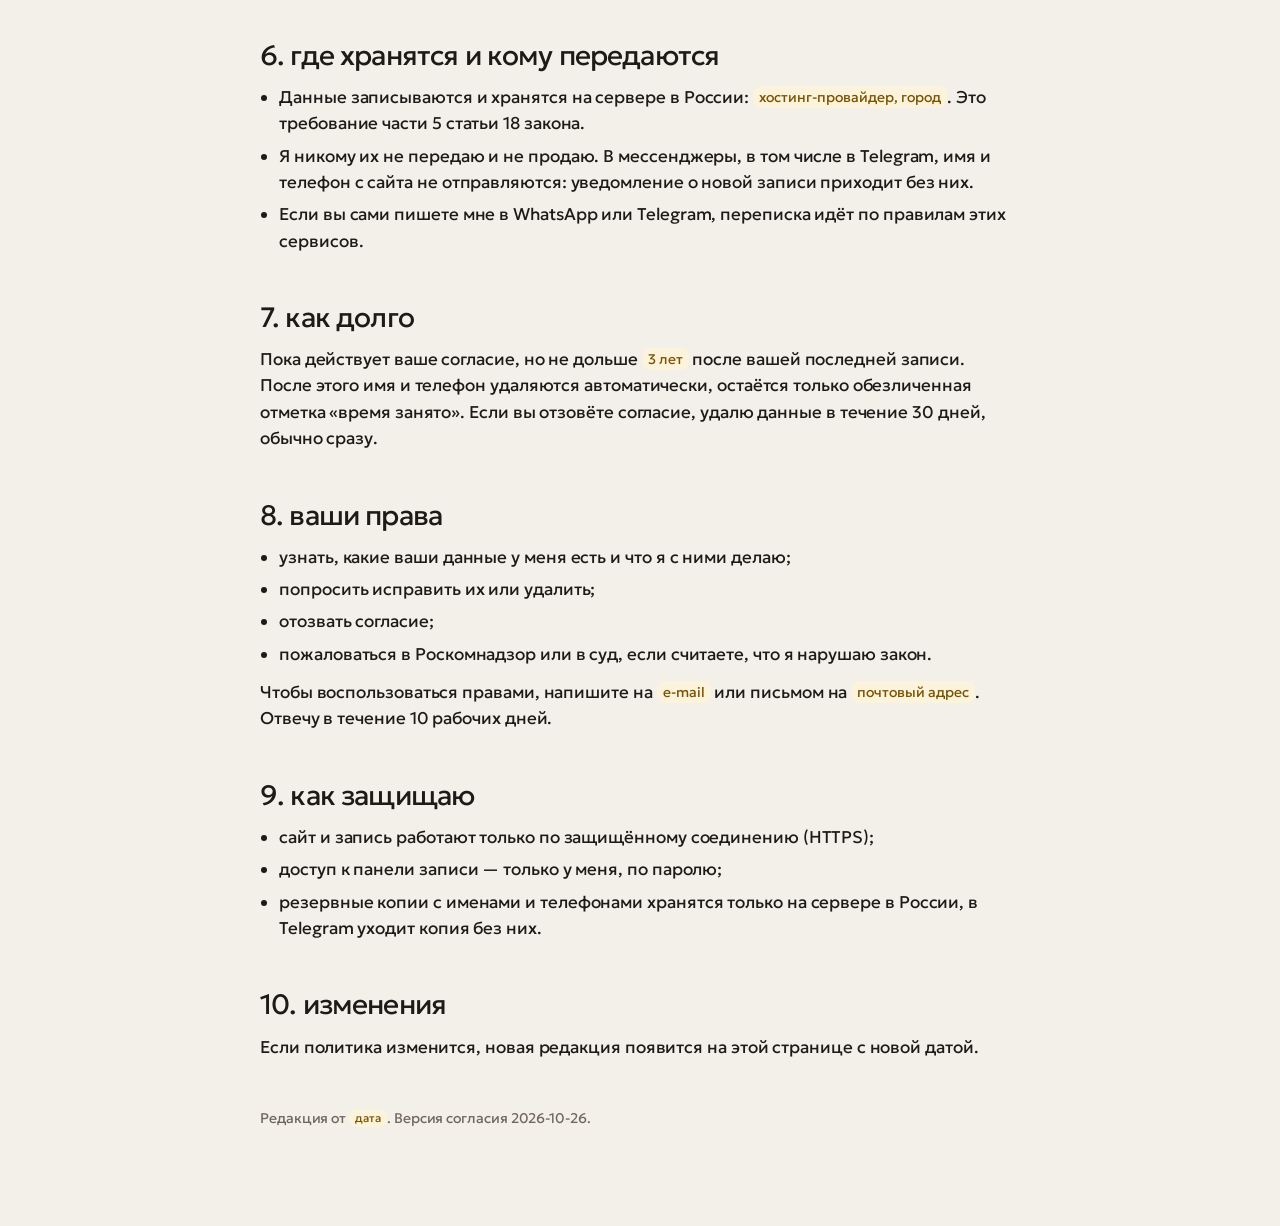
<file: politika/index.html>
<!doctype html>
<html lang="ru">
<head>
<meta charset="utf-8">
<meta name="viewport" content="width=device-width, initial-scale=1">
<title>Политика обработки персональных данных · по душам</title>
<meta name="robots" content="noindex">
<meta name="theme-color" content="#F3EFE9">
<link rel="stylesheet" href="../assets/css/tokens.css">
<link rel="stylesheet" href="../assets/css/base.css">
<link rel="stylesheet" href="../assets/css/components.css">
<link rel="stylesheet" href="../assets/css/doc.css">
</head>
<body class="doc">
<!-- ШАБЛОН (G28). Жёлтые поля заполняются данными Марьяны перед включением автоброни. Текст — не юридическая консультация: перед запуском показать юристу. -->
<header class="doc__top">
  <a class="doc__logo" href="../">по душам</a>
  <a class="link doc__back" href="../">на главную</a>
</header>
<main>
  <p class="note">Шаблон. Жёлтые поля заполняются перед включением онлайн-записи. Перед запуском текст стоит показать юристу.</p>
  <h1>политика обработки персональных данных</h1>
  <p class="lead">Здесь написано, какие данные я получаю, когда вы записываетесь на сайте, зачем они мне, где хранятся и как их удалить. Документ издан по статье 18.1 закона № 152-ФЗ «О персональных данных».</p>

  <h2>1. кто обрабатывает данные</h2>
  <dl>
    <dt>оператор</dt><dd><span class="stub">ФИО полностью</span>, <span class="stub">ИП или плательщик налога на профессиональный доход</span></dd>
    <dt>ИНН</dt><dd><span class="stub">ИНН</span> <span class="stub">ОГРНИП, если ИП</span></dd>
    <dt>адрес для писем</dt><dd><span class="stub">почтовый адрес</span></dd>
    <dt>электронная почта</dt><dd><span class="stub">e-mail для запросов</span></dd>
    <dt>сайт</dt><dd><span class="stub">домен сайта</span></dd>
  </dl>

  <h2>2. какие данные</h2>
  <p>Когда вы записываетесь онлайн:</p>
  <ul>
    <li>имя, как к вам обращаться;</li>
    <li>номер телефона;</li>
    <li>выбранная услуга, дата и время записи;</li>
    <li>дата и время, когда вы дали согласие, и версия текста согласия.</li>
  </ul>
  <p>Я не собираю паспортные данные, данные о здоровье, фото и сведения о платёжных картах. На сайте нет счётчиков аналитики и рекламных cookie. IP-адрес не сохраняется: сервер держит его в памяти не дольше часа, только чтобы отсеивать автоматические заявки.</p>

  <h2>3. зачем</h2>
  <ul>
    <li>записать вас на процедуру и закрепить за вами время;</li>
    <li>связаться с вами по этой записи: подтвердить, перенести или отменить.</li>
  </ul>
  <p>Рассылок и рекламы по этим данным не будет.</p>

  <h2>4. на каком основании</h2>
  <p>На основании вашего согласия (пункт 1 части 1 статьи 6 закона № 152-ФЗ). Согласие оформляется отдельно: <a class="link" href="../soglasie/">текст согласия</a>. Без согласия онлайн-запись недоступна, но вы всегда можете написать мне в WhatsApp или Telegram.</p>

  <h2>5. что я делаю с данными</h2>
  <p>Сбор, запись, систематизация, хранение, уточнение, использование, удаление и уничтожение. Обработка автоматизированная: данные хранятся в базе на сервере, я вижу их в закрытой паролем панели записи.</p>

  <h2>6. где хранятся и кому передаются</h2>
  <ul>
    <li>Данные записываются и хранятся на сервере в России: <span class="stub">хостинг-провайдер, город</span>. Это требование части 5 статьи 18 закона.</li>
    <li>Я никому их не передаю и не продаю. В мессенджеры, в том числе в Telegram, имя и телефон с сайта не отправляются: уведомление о новой записи приходит без них.</li>
    <li>Если вы сами пишете мне в WhatsApp или Telegram, переписка идёт по правилам этих сервисов.</li>
  </ul>

  <h2>7. как долго</h2>
  <p>Пока действует ваше согласие, но не дольше <span class="stub">3 лет</span> после вашей последней записи. После этого имя и телефон удаляются автоматически, остаётся только обезличенная отметка «время занято». Если вы отзовёте согласие, удалю данные в течение 30 дней, обычно сразу.</p>

  <h2>8. ваши права</h2>
  <ul>
    <li>узнать, какие ваши данные у меня есть и что я с ними делаю;</li>
    <li>попросить исправить их или удалить;</li>
    <li>отозвать согласие;</li>
    <li>пожаловаться в Роскомнадзор или в суд, если считаете, что я нарушаю закон.</li>
  </ul>
  <p>Чтобы воспользоваться правами, напишите на <span class="stub">e-mail</span> или письмом на <span class="stub">почтовый адрес</span>. Отвечу в течение 10 рабочих дней.</p>

  <h2>9. как защищаю</h2>
  <ul>
    <li>сайт и запись работают только по защищённому соединению (HTTPS);</li>
    <li>доступ к панели записи — только у меня, по паролю;</li>
    <li>резервные копии с именами и телефонами хранятся только на сервере в России, в Telegram уходит копия без них.</li>
  </ul>

  <h2>10. изменения</h2>
  <p>Если политика изменится, новая редакция появится на этой странице с новой датой.</p>
  <p class="meta">Редакция от <span class="stub">дата</span>. Версия согласия 2026-10-26.</p>
</main>
</body>
</html>
</file>
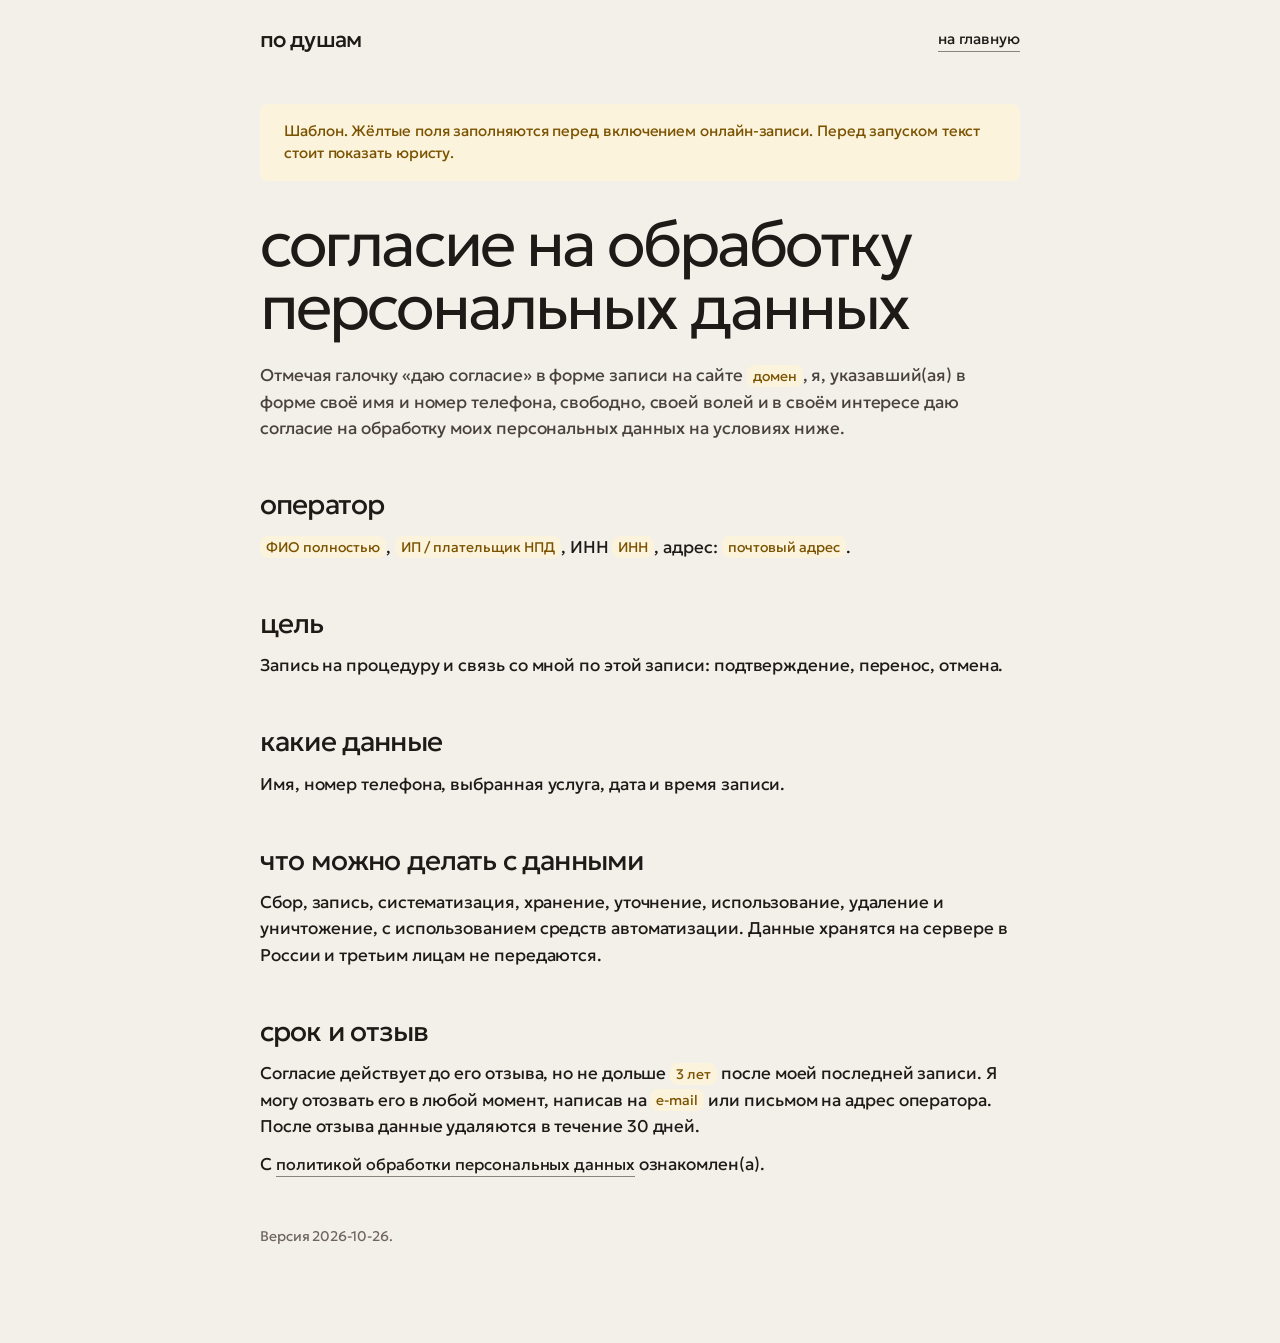
<file: soglasie/index.html>
<!doctype html>
<html lang="ru">
<head>
<meta charset="utf-8">
<meta name="viewport" content="width=device-width, initial-scale=1">
<title>Согласие на обработку персональных данных · по душам</title>
<meta name="robots" content="noindex">
<meta name="theme-color" content="#F3EFE9">
<link rel="stylesheet" href="../assets/css/tokens.css">
<link rel="stylesheet" href="../assets/css/base.css">
<link rel="stylesheet" href="../assets/css/components.css">
<link rel="stylesheet" href="../assets/css/doc.css">
</head>
<body class="doc">
<!-- ШАБЛОН (G28). Отдельный документ согласия (ч. 4 ст. 9 152-ФЗ; с 01.09.2025 — отдельно от иных документов).
     Версия текста = CONSENT_VERSION на сервере: при правке текста менять обе. Не юридическая консультация. -->
<header class="doc__top">
  <a class="doc__logo" href="../">по душам</a>
  <a class="link doc__back" href="../">на главную</a>
</header>
<main>
  <p class="note">Шаблон. Жёлтые поля заполняются перед включением онлайн-записи. Перед запуском текст стоит показать юристу.</p>
  <h1>согласие на обработку персональных данных</h1>
  <p class="lead">Отмечая галочку «даю согласие» в форме записи на сайте <span class="stub">домен</span>, я, указавший(ая) в форме своё имя и номер телефона, свободно, своей волей и в своём интересе даю согласие на обработку моих персональных данных на условиях ниже.</p>

  <h2>оператор</h2>
  <p><span class="stub">ФИО полностью</span>, <span class="stub">ИП / плательщик НПД</span>, ИНН <span class="stub">ИНН</span>, адрес: <span class="stub">почтовый адрес</span>.</p>

  <h2>цель</h2>
  <p>Запись на процедуру и связь со мной по этой записи: подтверждение, перенос, отмена.</p>

  <h2>какие данные</h2>
  <p>Имя, номер телефона, выбранная услуга, дата и время записи.</p>

  <h2>что можно делать с данными</h2>
  <p>Сбор, запись, систематизация, хранение, уточнение, использование, удаление и уничтожение, с использованием средств автоматизации. Данные хранятся на сервере в России и третьим лицам не передаются.</p>

  <h2>срок и отзыв</h2>
  <p>Согласие действует до его отзыва, но не дольше <span class="stub">3 лет</span> после моей последней записи. Я могу отозвать его в любой момент, написав на <span class="stub">e-mail</span> или письмом на адрес оператора. После отзыва данные удаляются в течение 30 дней.</p>

  <p>С <a class="link" href="../politika/">политикой обработки персональных данных</a> ознакомлен(а).</p>
  <p class="meta">Версия 2026-10-26.</p>
</main>
</body>
</html>
</file>
<file: assets/css/base.css>
/* ==========================================================================
   base.css — шрифты, reset, типографика, сетка, зерно, режимы доступности.
   Читает только семантику из tokens.css. Подключать после tokens.css.
   ========================================================================== */

/* ---------- шрифты: самохостинг, сабсеты cyr + lat, font-display: swap ----------
   Предзагрузка (в <head> страницы): только geologica-cyrillic-wght-normal.woff2, начертание первого экрана.
   Cormorant — не предзагружать: появляется ниже первого экрана.
   Кириллица проверена живьём (д з к ъ я ж щ ё) в Geologica 300/400/450 и Cormorant Italic 400 — _ds/index.html §шрифты. */
@font-face { font-family: "Geologica"; src: url("../fonts/geologica-cyrillic-wght-normal.woff2") format("woff2"); font-weight: 100 900; font-display: swap;
  unicode-range: U+0301, U+0400-045F, U+0490-0491, U+04B0-04B1, U+2116; }
@font-face { font-family: "Geologica"; src: url("../fonts/geologica-latin-wght-normal.woff2") format("woff2"); font-weight: 100 900; font-display: swap;
  unicode-range: U+0000-00FF, U+0131, U+0152-0153, U+02BB-02BC, U+02C6, U+02DA, U+02DC, U+0302, U+0304, U+0308, U+0329, U+2000-206F, U+20AC, U+20BD, U+2122, U+2191, U+2193, U+2212, U+2215, U+FEFF, U+FFFD; }
@font-face { font-family: "Cormorant Garamond"; src: url("../fonts/cormorant-garamond-cyrillic-400-italic.woff2") format("woff2"); font-style: italic; font-weight: 400; font-display: swap;
  unicode-range: U+0301, U+0400-045F, U+0490-0491, U+04B0-04B1, U+2116; }
@font-face { font-family: "Cormorant Garamond"; src: url("../fonts/cormorant-garamond-latin-400-italic.woff2") format("woff2"); font-style: italic; font-weight: 400; font-display: swap;
  unicode-range: U+0000-00FF, U+2000-206F; }

/* ---------- reset ---------- */
*, *::before, *::after { box-sizing: border-box; }
html { -webkit-text-size-adjust: 100%; text-size-adjust: 100%; scroll-behavior: auto; scroll-padding-top: var(--nav-h); }
body {
  margin: 0; background: var(--bg); color: var(--ink);
  font: var(--w-text) var(--t-body) / var(--lh-body) var(--f-sans);
  letter-spacing: var(--tr-body);
  font-feature-settings: "tnum" 0;
  -webkit-font-smoothing: antialiased; text-rendering: optimizeLegibility;
  overflow-x: clip;
}
img, svg { display: block; max-width: 100%; }
img { height: auto; }
a { color: inherit; text-decoration: none; }
button, input, textarea, select { font: inherit; color: inherit; letter-spacing: inherit; }
button { background: none; border: 0; padding: 0; cursor: pointer; -webkit-tap-highlight-color: transparent; }
h1, h2, h3, h4, p, ul, ol, figure, blockquote, dl, dd { margin: 0; padding: 0; }
ul, ol { list-style: none; }
mark { background: none; color: inherit; }
[hidden] { display: none !important; }
:focus-visible { outline: 2px solid var(--brick); outline-offset: 3px; border-radius: var(--r-chrome); }
::selection { background: var(--brick-pale); color: var(--ink); }

/* язык и переносы: длинные слова на 360 ломают строку; lang="ru" на <html> обязателен */
html:lang(ru) :is(p, li, .row__n, .cap__t, .quote, .draft) { hyphens: manual; -webkit-hyphens: manual; overflow-wrap: break-word; }
:is(h1, h2, h3, .display, .h2, .cat__t, .logo) { hyphens: manual; text-wrap: balance; }

.skip { position: absolute; left: -999px; top: 8px; z-index: 110; background: var(--ink); color: var(--paper); padding: var(--s-2) 14px; border-radius: var(--r-pill); }
.skip:focus { left: 16px; }
.vh { position: absolute !important; width: 1px; height: 1px; margin: -1px; padding: 0; overflow: hidden; clip: rect(0 0 0 0); white-space: nowrap; border: 0; }

/* ---------- типографика: шкала лока ---------- */
.display { font-weight: var(--w-display); font-size: var(--t-display); line-height: var(--lh-display); letter-spacing: var(--tr-display); font-variation-settings: "wght" 300; }
.h2      { font-weight: var(--w-display); font-size: var(--t-h2);      line-height: var(--lh-h2);      letter-spacing: var(--tr-h2); }
.h-cat   { font-weight: var(--w-display); font-size: var(--t-cat);     line-height: var(--lh-cat);     letter-spacing: var(--tr-cat); }
.quote-t { font: italic 400 var(--t-quote) / var(--lh-quote) var(--f-serif); letter-spacing: var(--tr-quote); font-synthesis: none; }
.body    { font-size: var(--t-body); }
.small   { font-size: var(--t-small); letter-spacing: var(--tr-label); color: var(--mute); }
.tnum    { font-feature-settings: "tnum" 1; font-variant-numeric: tabular-nums; }
.mute    { color: var(--mute); }
.ink-2   { color: var(--ink-2); }
/* заголовки строчные: регистр не меняем CSS-ом, набираем строчными в разметке */

/* ---------- сетка: 12 / 8 / 4 ---------- */
.grid {
  display: grid; grid-template-columns: repeat(var(--cols), minmax(0, 1fr));
  column-gap: var(--gg); padding-inline: var(--gm);
}
.container { padding-inline: var(--gm); }

/* оверлей: клавиша G. Показывается только при ?grid или data-dev на <html> (assets/js/dev-grid.js) */
.gridlay { position: fixed; inset: 0; z-index: var(--z-grid); pointer-events: none; display: none; }
.gridlay.is-on { display: block; }
.gridlay .grid { height: 100%; }
.gridlay i { background: color-mix(in srgb, var(--brick) 9%, transparent); border-inline: 1px solid color-mix(in srgb, var(--brick) 22%, transparent); }
@media (max-width: 1023px) { .gridlay i:nth-child(n+9) { display: none; } }
@media (max-width: 767px)  { .gridlay i:nth-child(n+5) { display: none; } }

/* ---------- зерно: статичное SVG-зерно (therow). Не мерцает, не движется ---------- */
.grain {
  position: fixed; inset: 0; z-index: var(--z-grain); pointer-events: none; opacity: .11; mix-blend-mode: multiply;
  background-image: url("data:image/svg+xml,%3Csvg xmlns='http://www.w3.org/2000/svg' width='220' height='220'%3E%3Cfilter id='n'%3E%3CfeTurbulence type='fractalNoise' baseFrequency='.9' numOctaves='2' stitchTiles='stitch'/%3E%3CfeColorMatrix values='0 0 0 0 .5 0 0 0 0 .45 0 0 0 0 .4 0 0 0 1.1 -.2'/%3E%3C/filter%3E%3Crect width='100%25' height='100%25' filter='url(%23n)'/%3E%3C/svg%3E");
}

/* ---------- проявка блоком (лок): opacity + сдвиг 14–18 px, power2.out ~1 с, шаг 0.12 с ----------
   Без JS элемент виден. Класс .is-armed ставит JS перед проявкой, .is-in — на проявке. */
.reveal.is-armed { opacity: 0; transform: translateY(var(--reveal-shift)); }
.reveal.is-in { opacity: 1; transform: none; transition: opacity var(--dur-reveal) var(--ease-out-cubic), transform var(--dur-reveal) var(--ease-out-cubic); transition-delay: calc(var(--i, 0) * var(--stagger)); }

/* ---------- доступность: три независимых сигнала (apple §14) ---------- */
@media (prefers-reduced-motion: reduce) {
  *, *::before, *::after { scroll-behavior: auto !important; }
  .reveal.is-armed { opacity: 1; transform: none; }
  .reveal.is-in { transition: opacity var(--dur-fade) ease; }
}
.rm .reveal.is-armed { opacity: 1; transform: none; }   /* .rm — класс, который ставит JS при reduced-motion */

@media (prefers-reduced-transparency: reduce) {
  :root {
    --glass-nav: var(--paper); --glass-card: var(--paper); --glass-chip: var(--paper); --glass-sheet: var(--paper);
    --blur-chip: none; --blur-nav: none; --blur-card: none; --blur-sheet: none;
  }
}
@media (prefers-contrast: more) {
  :root {
    --glass-nav: var(--paper); --glass-card: var(--paper); --glass-chip: var(--paper); --glass-sheet: var(--paper);
    --blur-chip: none; --blur-nav: none; --blur-card: none; --blur-sheet: none;
    --line: var(--line-strong);
    --mute: var(--ink-2);
  }
  .grain { opacity: 0; }
}
</file>
<file: assets/css/components.css>
/* ==========================================================================
   components.css — компоненты «по душам». Основа — Б «кадр», палитра — А, всё светлое.
   Знает только СЕМАНТИКУ и компонентные токены из tokens.css (--raw-* здесь запрещены; проверка грепом — DS.md).
   Состояния у каждого: покой · ховер (только цвет) · фокус (:focus-visible) · нажатие · отключено · загрузка · ошибка.
   Поведение (пружины, жесты, скролл-сцены) — у motion-engineer; здесь визуал и «CSS-запасной» вариант.
   Оглавление: 1 логотип · 2 шапка · 3 кнопки и ссылки · 4 заглушка · 5 метки кадра и миллиметровка · 6 карточка ·
   7 прайс · 8 кольца и кейс · 9 шторка до/после · 10 плавающая кнопка · 11 шторка записи · 12 тост · 13 подвал
   ========================================================================== */

/* ---------- 1. логотип: «по̂ душам» — знак над «о» ---------- */
.logo { display: inline-block; white-space: nowrap; padding: 6px 0; font-weight: var(--w-logo); font-size: var(--t-logo); line-height: 1; letter-spacing: var(--tr-logo); }
.logo__o { position: relative; display: inline-block; }
.logo__o::before { content: ""; position: absolute; left: 50%; top: -.07em; width: .28em; height: .28em;
  border-left: .068em solid currentColor; border-top: .068em solid currentColor; transform: translateX(-50%) rotate(45deg); }
.logo--big { font-size: var(--t-logo-xl); letter-spacing: var(--tr-logo-xl); font-weight: 380; line-height: .9; }

/* ---------- 2. шапка-материал: стекло на «хроме»; край скролла вместо линии (apple §12) ---------- */
.nav { position: fixed; inset: 0 0 auto 0; z-index: var(--z-nav); height: var(--nav-h);
  display: grid; grid-template-columns: 1fr auto 1fr; align-items: center; padding-inline: var(--gm);
  background: transparent; transition: background-color var(--dur-material), backdrop-filter var(--dur-material); }
.nav.is-material { background: var(--glass-nav); -webkit-backdrop-filter: var(--blur-nav); backdrop-filter: var(--blur-nav); }
.nav.is-material::after { content: ""; position: absolute; inset: 100% 0 auto; height: 18px; pointer-events: none;
  background: linear-gradient(color-mix(in srgb, var(--bg) 50%, transparent), transparent); }
.nav__links { display: flex; gap: var(--s-6); font-size: var(--t-nav); letter-spacing: .01em; }
.nav__links a { white-space: nowrap; display: inline-flex; align-items: center; min-height: var(--hit); transition: color var(--dur-hover); }
.nav__links a:hover { color: var(--mute); }
.nav__links a[aria-current="true"] { border-bottom: 1px solid currentColor; }
.nav .btn { justify-self: end; height: var(--nav-cta-h); padding: 0 var(--btn-px-sm); font-size: var(--t-nav); }
@media (max-width: 1023px) {
  .nav { grid-template-columns: auto 1fr auto; }
  .nav__links { display: none; }
  .nav .logo { grid-column: 1; }
  .nav .btn { grid-column: 3; }
}
@media (max-width: 767px) { .nav .btn { padding: 0 var(--s-4); } }

/* ---------- 3. кнопки: капсула 999 · primary кирпич / ghost · ссылка ---------- */
.btn { position: relative; display: inline-flex; align-items: center; justify-content: center; gap: 10px;
  height: var(--btn-h); padding: 0 var(--btn-px); border-radius: var(--r-pill); border: 1px solid transparent;
  font-size: var(--t-btn); font-weight: var(--w-medium); letter-spacing: var(--tr-btn); line-height: 1; white-space: nowrap; user-select: none; -webkit-user-select: none;
  transition: transform var(--dur-press) var(--ease-press), background-color var(--dur-hover), color var(--dur-hover), border-color var(--dur-hover); }
.btn:active { transform: scale(var(--press-scale)); }                     /* отклик на нажатие, не на отпускание */
.btn--primary { background: var(--brick); color: var(--brick-ink); }
.btn--primary:hover { background: var(--brick-hover); }
.btn--ghost { background: transparent; color: var(--ink); border-color: var(--line-ctrl); }
.btn--ghost:hover { border-color: var(--ink); }
.btn--sm { height: var(--btn-h-sm); padding: 0 var(--btn-px-sm); font-size: var(--t-nav); }
.btn--block { display: flex; width: 100%; }
.btn[disabled], .btn[aria-disabled="true"] { background: var(--wash); color: var(--mute); border-color: transparent; cursor: not-allowed; pointer-events: none; }
.btn--ghost[disabled], .btn--ghost[aria-disabled="true"] { background: transparent; border-color: var(--line); }
.btn.is-loading { pointer-events: none; cursor: progress; }
.btn.is-loading::before { content: ""; flex: none; width: 16px; height: 16px; border-radius: 50%; border: 2px solid currentColor; border-top-color: transparent; animation: spin .9s linear infinite; }
@keyframes spin { to { transform: rotate(360deg); } }
.btn.is-error { border-color: var(--danger); }

.link { display: inline; font-size: var(--t-body); padding-bottom: 2px; border-bottom: 1px solid var(--line-ctrl); transition: border-color var(--dur-hover), color var(--dur-hover); }
.link:hover { border-bottom-color: var(--ink); }
.link:active { color: var(--ink-2); }
.link[aria-disabled="true"] { color: var(--mute); border-bottom-style: dotted; pointer-events: none; }

/* ---------- 4. заглушка: видна всегда, до запуска ---------- */
.stub { display: inline; background: var(--stub-bg); color: var(--stub-ink); font: 400 12px/1.35 var(--f-sans); letter-spacing: 0; font-style: normal; padding: 2px 6px; border-radius: var(--r-chrome);
  -webkit-box-decoration-break: clone; box-decoration-break: clone; }
.stub--row { display: inline-block; margin: -6px 0 14px; }

/* ---------- 5. метки кадра и миллиметровка (SVG; генератор — assets/js/graphics/ruler.js) ---------- */
.marks { position: absolute; inset: 0; width: 100%; height: 100%; pointer-events: none; overflow: visible; color: var(--on-photo); }
.marks path { fill: none; stroke: currentColor; stroke-width: 1; opacity: .85; }
.marks--ink { color: var(--ink); }
.marks--ink path { opacity: 1; }
.ruler { display: block; width: 100%; overflow: visible; pointer-events: none; }
.ruler line { stroke: var(--ink); stroke-width: 1; opacity: .55; shape-rendering: crispEdges; }
.ruler--line line { stroke: var(--line-ctrl); opacity: 1; }
.frame { position: relative; background: var(--wash); }                    /* кадр: острый, 0 радиуса, подложка до загрузки фото */
.frame img { width: 100%; height: 100%; object-fit: cover; }
.plaque { font-size: var(--t-small); letter-spacing: .02em; color: var(--ink-2); }

/* ---------- 6. карточка «хорошее место» (byredo): материал на кадре, кнопка внутри ---------- */
.card { display: grid; gap: 18px; width: min(420px, 100%); padding: 22px 22px 22px 24px; border-radius: var(--r-chrome);
  background: var(--glass-card); -webkit-backdrop-filter: var(--blur-card); backdrop-filter: var(--blur-card);
  border-top: 1px solid var(--glass-edge); box-shadow: var(--shadow-card); color: var(--ink); }
.card__t { font-size: var(--t-card); line-height: var(--lh-card); letter-spacing: var(--tr-card); font-weight: var(--w-text); }
.card .btn { justify-self: start; }
@media (max-width: 767px) { .card { width: 100%; } .card .btn { display: none; } }   /* на 390 действие — плавающая кнопка */

/* ---------- 7. прайс: строка-документ, категория, «включено», цитата ---------- */
.cat__t { font-weight: var(--w-display); font-size: var(--t-cat); line-height: var(--lh-cat); letter-spacing: var(--tr-cat); margin-bottom: 22px; }
.rows { border-top: 1px solid var(--line); }
.rows > li { border-bottom: 1px solid var(--line); }
.row { display: grid; grid-template-columns: var(--row-cols); column-gap: var(--s-4); align-items: baseline; width: 100%; padding: 19px 0 18px; text-align: left;
  transform-origin: 0 50%; transition: transform var(--dur-press) var(--ease-press), background-color var(--dur-hover); }
.row__n { letter-spacing: var(--tr-row); transition: color var(--dur-hover); }
.row__d { color: var(--mute); font-size: var(--t-row-d); font-feature-settings: "tnum" 1; }
.row__p { text-align: right; font-feature-settings: "tnum" 1; letter-spacing: var(--tr-row); font-weight: var(--w-medium); white-space: nowrap; }
.row:hover .row__n { color: var(--brick); }                                /* ховер — только цвет */
.row:active { transform: scale(var(--press-scale-row)); }
.row:focus-visible { outline-offset: -2px; }
.row.is-selected, .row[aria-checked="true"] { background: var(--brick-pale); box-shadow: -12px 0 0 var(--brick-pale), 12px 0 0 var(--brick-pale); }
.row.is-selected .row__d, .row[aria-checked="true"] .row__d { color: var(--ink-2); }  /* mute на brick-pale = 4.35:1, не AA */
.row[aria-disabled="true"], .row.is-disabled { color: var(--mute); pointer-events: none; }
.row[aria-disabled="true"] .row__p, .row.is-disabled .row__p { text-decoration: line-through; }
.dot { display: inline-block; width: var(--dot-d); height: var(--dot-d); border-radius: 50%; background: var(--brick); margin-left: var(--s-2); vertical-align: .35em; }
.incl { display: flex; align-items: baseline; margin-top: var(--s-4); font-size: var(--t-row-d); color: var(--ink-2); }
.incl .dot { flex: none; margin: 0 10px 0 0; vertical-align: baseline; position: relative; top: -.15em; }
.cat-note { margin-top: var(--s-5); font-size: var(--t-small); color: var(--mute); }
@media (max-width: 767px) {
  .row { row-gap: 2px; padding: 15px 0 14px; }
  .row__d { grid-column: 1; grid-row: 2; font-size: 14px; }
  .row__p { grid-column: 2; grid-row: 1; }
}

/* цитата её словами: Cormorant Italic 400, только её слова. Линия слева — ink, не кирпич (кирпич — сигнал) */
.quote { margin-top: 36px; max-width: 26em; padding-left: 22px; border-left: 1px solid var(--ink); }
.quote p { font: italic 400 var(--t-quote) / var(--lh-quote) var(--f-serif); letter-spacing: var(--tr-quote); font-synthesis: none; }

/* ---------- 8. кейс: кольца-«актуальные» (hershesons) + подписи её словами ---------- */
.rings { display: flex; gap: 14px; }
.rings button { display: grid; justify-items: center; gap: 10px; width: 72px; text-align: center; min-height: var(--hit); }
.ring { position: relative; display: block; width: var(--ring-d); height: var(--ring-d); border-radius: 50%; transition: transform var(--dur-press) var(--ease-press); }
.ring::before { content: ""; position: absolute; inset: 0; border-radius: 50%; border: 1px solid var(--line); }
.ring img { position: absolute; inset: 5px; width: var(--ring-img); height: var(--ring-img); border-radius: 50%; object-fit: cover; filter: grayscale(1) brightness(1.05); opacity: .8; transition: filter var(--dur-fade), opacity var(--dur-fade); }
.ring svg { position: absolute; inset: 0; width: 100%; height: 100%; transform: rotate(-90deg); }
.ring circle { fill: none; stroke: var(--brick); stroke-width: var(--ring-stroke); stroke-dasharray: var(--ring-len); stroke-dashoffset: var(--ring-len); }   /* JS ведёт dashoffset: 176 → 0 */
.ring__l { font-size: var(--t-label); line-height: 1.25; letter-spacing: .02em; color: var(--mute); transition: color var(--dur-hover); }
.rings button:hover .ring__l { color: var(--ink); }
.rings button.is-on img { filter: none; opacity: 1; }
.rings button.is-on .ring__l { color: var(--ink); }
.rings button.is-on circle { stroke-dashoffset: 0; }                      /* состояние-запас без JS */
.rings button:active .ring { transform: scale(.96); }
.rings button[disabled] { opacity: .5; cursor: not-allowed; }
@media (max-width: 767px) { .rings { gap: 6px; justify-content: space-between; } .rings button { width: 64px; } .ring__l { font-size: 10.5px; } }

.cap { display: grid; grid-template-columns: minmax(0, 2fr) minmax(0, 5fr); column-gap: var(--gg); align-items: baseline; }
.cap__l { font-size: var(--t-small); letter-spacing: var(--tr-label); color: var(--mute); }
.cap__t { font: italic 400 var(--t-quote) / var(--lh-quote) var(--f-serif); letter-spacing: var(--tr-quote); font-synthesis: none; }
@media (max-width: 767px) { .cap { grid-template-columns: 1fr; row-gap: 6px; } }
.count { position: absolute; right: 18px; bottom: 14px; padding: 3px 10px; font-size: var(--t-small); letter-spacing: var(--tr-label); font-feature-settings: "tnum" 1; color: var(--ink);
  background: var(--glass-chip); -webkit-backdrop-filter: var(--blur-chip); backdrop-filter: var(--blur-chip); border-radius: var(--r-chrome); }

/* ---------- 9. шторка до/после — ВИЗУАЛ (поведение: пружины ζ0.8/0.3 и резина — motion-engineer) ---------- */
.shutter { --p: 50%; position: relative; overflow: hidden; touch-action: pan-y; user-select: none; -webkit-user-select: none; cursor: ew-resize; background: var(--wash); }
.shutter img { width: 100%; height: 100%; object-fit: cover; pointer-events: none; -webkit-user-drag: none; }
.shutter__after { position: absolute; inset: 0; }
.shutter__before { position: absolute; inset: 0; clip-path: inset(0 calc(100% - var(--p)) 0 0); }
.shutter__line { position: absolute; top: 0; bottom: 0; left: var(--p); width: 1px; background: var(--on-photo); transform: translateX(-.5px); }
.shutter__knob { position: absolute; top: 50%; left: 50%; display: grid; place-items: center; width: var(--knob-d); height: var(--knob-d); margin: calc(var(--knob-d) / -2) 0 0 calc(var(--knob-d) / -2);
  border-radius: var(--r-pill); background: var(--glass-chip); -webkit-backdrop-filter: var(--blur-chip); backdrop-filter: var(--blur-chip); border-top: 1px solid var(--glass-edge); box-shadow: var(--shadow-knob);
  transition: transform var(--dur-press) var(--ease-press); }
.shutter__knob svg { width: 20px; height: 20px; fill: none; stroke: var(--ink); stroke-width: 1.4; stroke-linecap: round; stroke-linejoin: round; }
.shutter.is-grab .shutter__knob { transform: scale(.92); }              /* ручка сжимается на pointer-down */
.shutter:focus-visible { outline-offset: 4px; border-radius: 0; }
.shutter:focus-visible .shutter__knob { outline: 2px solid var(--brick); outline-offset: 3px; }
.shutter.is-loading::after { content: ""; position: absolute; inset: 0; background: var(--wash); }
.tag { position: absolute; top: 14px; padding: 5px 11px; font-size: var(--t-small); letter-spacing: .04em; color: var(--ink); border-radius: var(--r-pill);
  background: var(--glass-chip); -webkit-backdrop-filter: var(--blur-chip); backdrop-filter: var(--blur-chip); }
.tag--l { left: 14px; } .tag--r { right: 14px; }

/* ---------- 10. плавающая кнопка «записаться»: только 390 ---------- */
.fab { display: none; }
@media (max-width: 767px) {
  .fab { display: flex; position: fixed; left: var(--s-4); right: var(--s-4); bottom: max(var(--s-4), env(safe-area-inset-bottom)); z-index: var(--z-fab); height: var(--btn-h-fab); box-shadow: var(--shadow-fab); }
}
.fab--demo { display: flex; position: relative; inset: auto; width: 100%; max-width: 358px; }   /* витрина: показать вне окна */

/* ---------- 11. шторка записи: desktop — справа, ≤767 — снизу (apple §12: модальная задача = затемнение + толстый материал) ---------- */
.scrim { position: fixed; inset: 0; z-index: var(--z-scrim); background: var(--scrim); opacity: 0; visibility: hidden; transition: opacity var(--dur-fade), visibility 0s linear var(--dur-fade); }
.scrim[data-open="true"] { opacity: 1; visibility: visible; transition-delay: 0s; }
.sheet { position: fixed; z-index: var(--z-sheet); top: 0; right: 0; bottom: 0; width: var(--sheet-w); display: flex; flex-direction: column;
  background: var(--glass-sheet); -webkit-backdrop-filter: var(--blur-sheet); backdrop-filter: var(--blur-sheet);
  border-left: 1px solid var(--glass-edge); box-shadow: var(--shadow-sheet); color: var(--ink);
  transform: translateX(100%); visibility: hidden;                         /* вход и выход по одному пути (apple §7); JS ведёт пружину, CSS — запас */
  transition: transform var(--dur-fade) var(--ease-out-cubic), visibility 0s linear var(--dur-fade); }
.sheet[data-open="true"] { transform: none; visibility: visible; transition-delay: 0s; }
.sheet__grip { display: none; }
.sheet__head { display: grid; grid-template-columns: 1fr auto auto; align-items: center; gap: var(--s-4); min-height: 64px; padding: 0 var(--s-5) 0 var(--s-5); }
.sheet__title { font-size: var(--t-nav); letter-spacing: .01em; font-weight: var(--w-medium); }
.sheet__step { font-size: var(--t-small); letter-spacing: var(--tr-label); color: var(--mute); font-feature-settings: "tnum" 1; }
.sheet__x { display: grid; place-items: center; width: var(--hit); height: var(--hit); margin-right: -12px; border-radius: var(--r-pill); transition: color var(--dur-hover), transform var(--dur-press) var(--ease-press); }
.sheet__x svg { width: 18px; height: 18px; fill: none; stroke: currentColor; stroke-width: 1.4; stroke-linecap: round; }
.sheet__x:hover { color: var(--mute); }
.sheet__x:active { transform: scale(var(--press-scale)); }
.sheet__bar { display: grid; grid-template-columns: repeat(3, 1fr); gap: 4px; padding: 0 var(--s-5); }
.sheet__bar i { height: 2px; background: var(--line); }
.sheet__bar i.is-done { background: var(--ink); }
.sheet__body { flex: 1; overflow-y: auto; overscroll-behavior: contain; padding: var(--s-6) var(--s-5) var(--s-5); display: grid; gap: var(--s-5); align-content: start; }
.sheet__foot { padding: var(--s-4) var(--s-5) max(var(--s-5), env(safe-area-inset-bottom)); display: grid; gap: var(--s-3); }
.sheet__q { font-weight: var(--w-display); font-size: var(--t-quote); line-height: 1.05; letter-spacing: var(--tr-cat); }
.sheet__back { justify-self: start; font-size: var(--t-nav); color: var(--ink-2); min-height: var(--hit); display: inline-flex; align-items: center; transition: color var(--dur-hover); }
.sheet__back:hover { color: var(--ink); }
.sheet .rows { border-top-color: var(--line); }
.sheet .row { grid-template-columns: minmax(0, 1fr) auto; row-gap: 2px; padding: 15px 0 14px; }
.sheet .row__d { grid-column: 1; grid-row: 2; font-size: 14px; }
.sheet .row__p { grid-column: 2; grid-row: 1; }
.sheet__grp { margin: var(--s-3) 0 var(--s-2); font-size: var(--t-small); letter-spacing: var(--tr-label); color: var(--mute); }
.sheet__sum { font-size: var(--t-row-d); color: var(--ink-2); font-feature-settings: "tnum" 1; }

/* дни и слоты */
.days { display: flex; gap: var(--s-5); overflow-x: auto; scrollbar-width: none; margin-inline: calc(var(--s-5) * -1); padding-inline: var(--s-5);
  -webkit-mask-image: linear-gradient(90deg, #000 calc(100% - 28px), transparent); mask-image: linear-gradient(90deg, #000 calc(100% - 28px), transparent); }
.days::-webkit-scrollbar { display: none; }
.day { flex: none; min-height: var(--hit); padding: 0 0 6px; font-size: var(--t-nav); color: var(--mute); border-bottom: 2px solid transparent; transition: color var(--dur-hover); }
.day:hover { color: var(--ink); }
.day[aria-selected="true"] { color: var(--ink); border-bottom-color: var(--ink); }
.slots { display: grid; grid-template-columns: repeat(auto-fill, minmax(76px, 1fr)); gap: var(--s-2); }
.slot { height: var(--slot-h); border-radius: var(--r-pill); border: 1px solid var(--line-ctrl); font-size: var(--t-row-d); font-feature-settings: "tnum" 1; letter-spacing: 0;
  transition: transform var(--dur-press) var(--ease-press), background-color var(--dur-hover), color var(--dur-hover), border-color var(--dur-hover); }
.slot:hover { border-color: var(--ink); }
.slot:active { transform: scale(var(--press-scale)); }
.slot[aria-pressed="true"], .slot.is-on { background: var(--ink); color: var(--paper); border-color: var(--ink); }   /* выбранное — чернила, не кирпич: кирпич один — у «отправить» */
.slot[disabled] { color: var(--mute); border-color: var(--line); text-decoration: line-through; cursor: not-allowed; pointer-events: none; }
.skel { display: grid; grid-template-columns: repeat(auto-fill, minmax(76px, 1fr)); gap: var(--s-2); }
.skel i { height: var(--slot-h); border-radius: var(--r-pill); background: var(--wash); }       /* статично: без мерцания */
.sheet__status { display: flex; align-items: baseline; gap: 10px; font-size: var(--t-row-d); color: var(--ink-2); }
.sheet__status::before { content: ""; flex: none; width: 16px; height: 16px; border-radius: 50%; border: 2px solid var(--ink); border-top-color: transparent; animation: spin .9s linear infinite; position: relative; top: 3px; }

/* превью готового сообщения (WhatsApp / Telegram): собирается на клиенте, G20 */
.draft { padding: var(--s-4); background: var(--paper); border: 1px solid var(--line); font-size: var(--t-row-d); line-height: 1.45; color: var(--ink-2); user-select: all; -webkit-user-select: all; }

/* статичный показ состояний (витрина, скриншоты): шторка лежит в потоке */
.sheet--static { position: relative; inset: auto; width: 100%; max-height: none; transform: none; visibility: visible; border: 1px solid var(--line); box-shadow: none; }

@media (max-width: 767px) {
  .sheet { inset: auto 0 0 0; width: auto; max-height: var(--sheet-max-h); border-left: 0; border-top: 1px solid var(--glass-edge); transform: translateY(100%); }
  .sheet[data-open="true"] { transform: none; }
  .sheet__grip { display: block; align-self: center; width: 36px; height: 2px; margin-top: 10px; background: var(--line-ctrl); }
  .sheet__head, .sheet__bar, .sheet__body, .sheet__foot { padding-inline: var(--s-4); }
  .days { margin-inline: calc(var(--s-4) * -1); padding-inline: var(--s-4); }
  .sheet--static { max-height: none; }
}

/* ---------- 12. тост ---------- */
.toast { position: fixed; z-index: var(--z-toast); left: 50%; bottom: var(--s-6); transform: translateX(-50%); display: flex; align-items: baseline; gap: var(--s-3);
  max-width: min(440px, calc(100vw - 2 * var(--gm))); padding: 14px 20px 14px 18px; font-size: var(--t-row-d); line-height: 1.35; color: var(--ink);
  background: var(--glass-card); -webkit-backdrop-filter: var(--blur-card); backdrop-filter: var(--blur-card);
  border-top: 1px solid var(--glass-edge); border-left: 2px solid var(--ink); border-radius: var(--r-chrome); box-shadow: var(--shadow-card);
  opacity: 0; visibility: hidden; transition: opacity var(--dur-fade), transform var(--dur-fade) var(--ease-out-cubic), visibility 0s linear var(--dur-fade); }
.toast.is-on { opacity: 1; visibility: visible; transition-delay: 0s; }
.toast--error { border-left-color: var(--danger); }
.toast--error::before { content: "!"; flex: none; width: 15px; height: 15px; border-radius: 50%; display: grid; place-items: center; background: var(--danger); color: var(--brick-ink); font-size: 11px; font-weight: 600; line-height: 15px; text-align: center; position: relative; top: 1px; }
.toast--static { position: relative; inset: auto; left: auto; bottom: auto; transform: none; opacity: 1; visibility: visible; }
@media (max-width: 767px) { .toast:not(.toast--static) { bottom: calc(var(--btn-h-fab) + var(--s-4) + var(--s-3)); } }

/* ---------- 13. подвал: светлый (тёмных секций нет) ---------- */
.foot { background: var(--paper); border-top: 1px solid var(--line); padding: var(--sec-y) 0; }
.foot .grid { align-items: end; }
.foot .logo--big { grid-column: 1 / span 9; }
.foot .btn { grid-column: 10 / span 3; justify-self: end; }
@media (max-width: 767px) { .foot .logo--big { grid-column: 1 / -1; } .foot .btn { grid-column: 1 / -1; justify-self: start; margin-top: var(--s-5); } .foot { padding-bottom: 120px; } }

/* ---------- доступность ---------- */
@media (prefers-reduced-motion: reduce) {
  .btn, .row, .slot, .ring, .shutter__knob, .sheet__x { transition: color var(--dur-hover), background-color var(--dur-hover), border-color var(--dur-hover); }
  .btn:active, .row:active, .slot:active, .rings button:active .ring { transform: none; }
  .sheet, .scrim, .toast { transition: opacity var(--dur-fade), visibility 0s linear var(--dur-fade); transform: none; }
  .sheet { transform: none !important; opacity: 0; }
  .sheet[data-open="true"] { opacity: 1; }
  .toast { transform: translateX(-50%) !important; }
  .toast--static { transform: none !important; }
  .btn.is-loading::before, .sheet__status::before { animation: none; border-top-color: currentColor; opacity: .5; }   /* статичный индикатор */
}
@media (prefers-reduced-transparency: reduce) {
  .nav.is-material, .card, .shutter__knob, .tag, .count, .sheet, .toast { background: var(--paper); }
  .scrim { background: var(--scrim-solid); }
}
@media (prefers-contrast: more) {
  .card, .shutter__knob, .tag, .count, .sheet, .toast, .nav.is-material { background: var(--paper); border: 1px solid var(--ink); }
  .btn--ghost, .slot { border-color: var(--ink); }
  .sheet { border-width: 0 0 0 2px; }
}
</file>
<file: assets/css/home.css>
/* ==========================================================================
   home.css — главная «по душам»: раскладка секций и контракт для слоя движения (MOTION-SPEC §6).
   Знает только семантику tokens.css и классы components.css. Подключать последним.
   Оглавление: 0 контракт (--gm, linear) · 1 hero · 2 носка · 3 цены · 4 как проходит · 5 до/после · 6 о Марьяне ·
   7 обучение · 8 как добраться · 9 подвал · 10 шторка записи · 11 без JS / режимы
   ========================================================================== */

/* ---------- 0. контракт движения ----------
   --gm читает JS через getComputedStyle: без регистрации он вернул бы строку «max(80px, calc(…))», а не px. */
@property --gm { syntax: "<length>"; inherits: true; initial-value: 80px; }
:root {
  /* пружина ζ1.0 / response 1.1 с, снятая через spring.toCssLinear (MOTION-SPEC §6.2) */
  --ease-open: linear(0, 0.0399, 0.1217, 0.2309, 0.3356, 0.4437, 0.5413, 0.6202, 0.6933, 0.7544, 0.8011, 0.8426, 0.8738, 0.901, 0.9227, 0.9386, 0.9523, 0.9624, 0.9709, 0.9776, 0.9824, 0.9865, 0.9894, 0.9919, 0.9938, 0.9952, 0.9963, 0.9972, 0.9978, 0.9983, 0.9987, 1);
  --sec-gap: clamp(40px, 9vh, 96px);
}
.sec-title { grid-column: 1 / -1; }
html { scroll-padding-top: calc(var(--nav-h) + 8px); }
main > section { position: relative; }
/* переносы: заглушки и строки прайса не рвём; на широких экранах переносы не нужны */
html:lang(ru) :is(.stub, .row__n, .how__list p, .cap__t) { hyphens: manual; -webkit-hyphens: manual; }
@media (min-width: 1024px) { html:lang(ru) :is(p, li, .row__n, .cap__t, .quote, .draft) { hyphens: manual; -webkit-hyphens: manual; } }
.tnum { font-feature-settings: "tnum" 1; font-variant-numeric: tabular-nums; }

/* ---------- 1. hero «кадр открывается» ---------- */
.hero { position: relative; height: 100vh; height: 100svh; }
.hero__stage { position: relative; height: 100vh; height: 100svh; overflow: hidden; background: var(--bg); }
.hero__frame { position: absolute; inset: 0; overflow: hidden;
  clip-path: inset(17% var(--gm) 53% var(--gm) round var(--r-frame)); }                /* состояние «полоса»: без JS и при reduced-motion стоит так (JS-состояние p=0 совпадает) */
.hero__img { position: absolute; inset: 0; width: 100%; height: 100%; object-fit: cover; object-position: 50% 50%; transform-origin: 50% 40%; transform: scale(1.18); background: var(--wash); }
.hero__a { position: absolute; inset: 0; z-index: 2; padding-inline: var(--gm); display: grid; grid-template-columns: repeat(var(--cols), minmax(0, 1fr)); column-gap: var(--gg); align-content: end; padding-bottom: 7vh; pointer-events: none; }
.hero__a > * { pointer-events: auto; }
.hero__a .display { grid-column: 1 / span 9; }
.hero__sub { grid-column: 1 / span 6; margin-top: 28px; color: var(--ink-2); font-size: var(--t-body); }
.hero__cta { grid-column: 10 / span 3; grid-row: 1 / span 2; align-self: end; justify-self: end; display: flex; align-items: center; gap: var(--s-5); }
.hero__card { position: absolute; z-index: 3; right: var(--gm); bottom: 5vh; width: auto; display: flex; align-items: center; gap: var(--s-4); padding: 8px 8px 8px 20px; border-radius: var(--r-frame); opacity: 0; visibility: hidden; }   /* вид кнопки, углы 8 px, не капсула (G22) */
.hero__card .card__t { margin: 0; white-space: nowrap; }   /* JS ведёт opacity/visibility по p */
@media (max-width: 1023px) {
  .hero__a .display { grid-column: 1 / -1; }
  .hero__cta { grid-column: 1 / -1; grid-row: auto; justify-self: start; margin-top: 28px; }
  .hero__sub { grid-column: 1 / -1; }
}
@media (max-width: 767px) {
  .hero__frame { clip-path: inset(18% var(--gm) 48% var(--gm) round var(--r-frame)); }
  .hero__a { padding-bottom: calc(5vh + 72px); }
  .hero__sub { margin-top: 18px; }
  .hero__cta { margin-top: 14px; }
  .hero__cta .btn { display: none; }                            /* на 390 действие — плавающая кнопка; «цены» остаётся ссылкой */
  .hero__card { left: var(--gm); right: var(--gm); bottom: calc(16px + 64px); padding: 14px 20px; }
  .hero__card .card__t { white-space: normal; }
}
/* CSS-вход (только no-preference): единственное, от чего зависит LCP-кадр; fill = backwards (не forwards/both!) */
@media (prefers-reduced-motion: no-preference) {
  .hero__frame { animation: hero-open 1629ms var(--ease-open) backwards; }
  .hero__img { animation: hero-img 1629ms var(--ease-open) backwards; }
  .hero__a > * { animation: rise 1100ms cubic-bezier(.215, .61, .355, 1) backwards; animation-delay: calc(450ms + var(--i, 1) * 120ms); }
  @keyframes hero-open { from { clip-path: inset(32% var(--gm) 68% var(--gm) round var(--r-frame)); } }
  @keyframes hero-img { from { transform: scale(1.24); } }
  @keyframes rise { from { opacity: 0; transform: translateY(14px); } }
  @media (max-width: 767px) { @keyframes hero-open { from { clip-path: inset(33% var(--gm) 67% var(--gm) round var(--r-frame)); } } }
}

/* ---------- 2. носка ресниц: светлый фон (лок), пять кадров ----------
   Слева: заголовок, подпись текущего кадра (её слова), кольца. Справа: кадр во весь столбец. */
.case { background: var(--paper); }
.case__stage { min-height: 100vh; min-height: 100svh; padding-top: calc(var(--nav-h) + 6vh); padding-bottom: 8vh; align-content: center; row-gap: var(--s-6); }
.case__text { grid-column: 1 / span 4; display: flex; flex-direction: column; gap: 22px; align-self: stretch; padding-block: 2vh; }
.case__intro { color: var(--ink-2); max-width: 30em; }
.case__caps { position: relative; margin-top: auto; min-height: 10.5em; }
.case__text .cap { grid-template-columns: 1fr; row-gap: 10px; }
.case__text .rings { margin-top: var(--s-5); }
.case__view { grid-column: 6 / span 7; align-self: center; }
.case__frame { position: relative; aspect-ratio: 760 / 583; overflow: hidden; background: var(--wash); border-radius: var(--r-frame); }
.case__zoom { position: absolute; inset: 0; transform-origin: 50% 50%; }
.cf { position: absolute; inset: 0; }
.cf img { width: 100%; height: 100%; object-fit: cover; transform-origin: 50% 50%; }
.case__frame .marks { inset: 10px; width: calc(100% - 20px); height: calc(100% - 20px); }
.cap__t .stub { font-style: normal; }
/* JS-режим: кадры в стопке, подписи в одной точке (контракт §6.3) */
.case-live .cap { position: absolute; inset: 0 0 auto 0; }
/* планшет и телефон, а также режим без сцены: текстовый столбец раскладывается по сетке секции: заголовок, подпись-вводная, кадр, подписи, кольца */
@media (max-width: 1023px) { .case__text { display: contents; } }
html:not(.case-live) .case__text { display: contents; }
.case__text > .h2 { order: 1; } .case__text > .case__intro { order: 2; } .case__view { order: 3; } .case__text > .case__caps { order: 4; } .case__text > .rings { order: 5; }
@media (max-width: 1023px) {
  .case__text > *, .case__view { grid-column: 1 / -1; }
  .case__text > .h2 { margin-bottom: -8px; }
  .case__caps { margin-top: 0; min-height: 9.5em; }
  .case__text .rings { margin-top: 0; }
}
/* без сцены (нет JS, reduced-motion, GSAP не загрузился): кадры лентой, подписи списком, кольца скрыты */
html:not(.case-live) .case__stage { min-height: 0; padding-block: var(--sec-y); }
html:not(.case-live) .case__text > * , html:not(.case-live) .case__view { grid-column: 1 / -1; }
html:not(.case-live) .rings { display: none; }
html:not(.case-live) .case__frame { aspect-ratio: auto; display: grid; grid-template-columns: repeat(3, minmax(0, 1fr)); gap: var(--gg); overflow: visible; background: none; }
html:not(.case-live) .cf { position: relative; aspect-ratio: 760 / 583; background: var(--wash); }
html:not(.case-live) .case__frame .marks, html:not(.case-live) .count { display: none; }
html:not(.case-live) .case__caps { display: grid; gap: var(--s-4); margin-top: 0; min-height: 0; }
html:not(.case-live) .cap { padding-top: var(--s-3); border-top: 1px solid var(--line); }
html:not(.case-live) .case__text .cap { grid-template-columns: minmax(0, 2fr) minmax(0, 5fr); }
@media (max-width: 767px) {
  .case__stage { padding-top: calc(var(--nav-h) + 20px); padding-bottom: 24px; row-gap: 14px; align-content: start; }
  .case__caps { min-height: 8.4em; }
  .count { right: 12px; bottom: 10px; }
  html:not(.case-live) .case__frame { grid-template-columns: repeat(2, minmax(0, 1fr)); }
  html:not(.case-live) .case__text .cap { grid-template-columns: 1fr; row-gap: 6px; }
}


/* ===== G22: кейс компактнее и аккуратнее — кадр в пределах сетки, без нумерации; кольца масштабируются с экраном ===== */
.case__text { --ring-d: clamp(64px, 4.4vw, 88px); --ring-img: calc(var(--ring-d) - 10px); }
.case__text .rings button { width: calc(var(--ring-d) + 10px); }
@media (min-width: 1024px) { .case__view { grid-column: 7 / span 6; } }
@media (max-width: 1023px) {
  .case-live .case__stage { height: 100vh; height: 100svh; min-height: 0; align-content: center; row-gap: 14px; padding-bottom: 16px; }
  .case-live .case__view { align-self: auto; }
  .case-live .case__frame { width: 100%; max-height: calc(100svh - 420px); }
  .case-live .case__caps { min-height: 0; height: calc(var(--t-small) * 1.6 + 8px + 3 * var(--t-quote) * 1.15); }
}
@media (max-width: 767px) {
  .case__text { --ring-d: 52px; }
  .case__text .rings button { width: 64px; }
  .case-live .case__stage { padding-bottom: 16px; }
  .case-live .cap__l { display: none; }
  .case-live .case__caps { height: calc(3 * var(--t-quote) * 1.15); }
}
.day[aria-pressed="true"] { color: var(--ink); border-bottom-color: var(--ink); }
html:lang(ru) :is(.quote, .quote p, .cap__t, .about__t p) { hyphens: manual; -webkit-hyphens: manual; }
.fab { transition: opacity var(--dur-fade), visibility 0s; }
html.foot-in .fab, html.case-pin .fab { opacity: 0; visibility: hidden; pointer-events: none; transition: opacity var(--dur-fade), visibility 0s linear var(--dur-fade); }

/* ---------- 3. услуги и цены: самая плотная секция ---------- */
.prices { background: var(--bg); padding: calc(var(--nav-h) + 10vh) 0 var(--sec-y); }
.prices__title { grid-column: 1 / -1; margin-bottom: var(--sec-gap); }
.cat { grid-column: 1 / -1; display: grid; grid-template-columns: repeat(var(--cols), minmax(0, 1fr)); column-gap: var(--gg); align-items: center; padding-bottom: var(--sec-gap); }
.cat__ph { grid-column: 1 / span 5; margin: 0; justify-self: start; width: min(100%, calc(72svh * .8)); aspect-ratio: 4 / 5; background: var(--wash); overflow: hidden; border-radius: var(--r-frame); }   /* статичное фото категории: целиком, по центру списка */
.cat__ph img { width: 100%; height: 100%; object-fit: cover; }
.cat__b { grid-column: 7 / span 6; min-width: 0; }
.cat__b .cat__t ~ .cat__t, .cat__b ul ~ .cat__t { margin-top: var(--sec-gap); }
.cat--r .cat__ph { grid-column: 8 / span 5; grid-row: 1; justify-self: end; }
.cat--r .cat__b { grid-column: 1 / span 6; grid-row: 1; }
.row { text-decoration: none; }
.prices__note { font-size: var(--t-small); color: var(--mute); letter-spacing: var(--tr-label); }
@media (max-width: 1023px) { .cat__ph, .cat--r .cat__ph { grid-column: 1 / span 3; } .cat__b, .cat--r .cat__b { grid-column: 4 / span 5; } .cat--r .cat__ph { grid-column: 6 / span 3; } .cat--r .cat__b { grid-column: 1 / span 5; } }
@media (max-width: 767px) {
  .prices { padding: calc(var(--nav-h) + 40px) 0 var(--s-9); }
  .prices__title { margin-bottom: 28px; }
  .cat, .cat--r { display: block; padding-bottom: 56px; }
  .cat__ph, .cat--r .cat__ph { width: min(100%, 300px); margin-bottom: 24px; }
}

/* ---------- 4. как это проходит (каркас) ---------- */
.how { background: var(--bg); padding: 0 0 var(--sec-y); }
.how__title { grid-column: 1 / -1; margin-bottom: var(--sec-gap); }
.how__list { grid-column: 1 / -1; display: grid; grid-template-columns: repeat(var(--cols), minmax(0, 1fr)); column-gap: var(--gg); row-gap: var(--s-6); }
.how__list li { grid-column: span 3; display: grid; grid-template-columns: auto 1fr; column-gap: var(--s-4); row-gap: var(--s-3); align-content: start; padding-top: var(--s-4); border-top: 1px solid var(--line-ctrl); }
.how__n { font-size: var(--t-small); letter-spacing: var(--tr-label); color: var(--mute); }
.how__l { font-size: var(--t-small); letter-spacing: var(--tr-label); color: var(--ink); }
.how__list p { grid-column: 1 / -1; max-width: 16em; }
.how__quote { grid-column: 1 / span 7; margin-top: var(--sec-gap); }
@media (max-width: 1023px) { .how__list li { grid-column: span 4; } .how__quote { grid-column: 1 / -1; } }
@media (max-width: 767px) { .how__list li { grid-column: 1 / -1; } }

/* ---------- 6. о Марьяне (каркас) ---------- */
.about { background: var(--bg); padding: var(--sec-y) 0; }
.about__ph { grid-column: 1 / span 4; display: grid; gap: 14px; align-content: start; }
.about__frame { background: #fff; padding: 12px; border: 1px solid var(--line); border-radius: var(--r-frame); }
.about__frame img { border-radius: calc(var(--r-frame) / 2); }
.about__frame img { width: 100%; aspect-ratio: 4 / 5; object-fit: cover; object-position: 50% 32%; }
.about__t { grid-column: 6 / span 7; display: grid; gap: var(--s-5); align-content: start; }
.about__p { max-width: 28em; font-size: var(--t-body); }
.about__t .quote { margin-top: var(--s-3); }
.about__t .quote footer { margin-top: 10px; }
@media (max-width: 1023px) { .about__ph { grid-column: 1 / span 3; } .about__t { grid-column: 4 / span 5; } }
@media (max-width: 767px) { .about__ph { grid-column: 1 / -1; margin-bottom: var(--s-6); max-width: 300px; } .about__t { grid-column: 1 / -1; } }

/* ---------- 7. обучение: блок-ссылка (каркас) ---------- */
.learn { background: var(--bg); border-block: 1px solid var(--line); }
.learn__a { padding-block: var(--sec-y); align-items: end; row-gap: var(--s-5); transition: background-color var(--dur-hover); }
.learn__t { grid-column: 1 / span 6; }
.learn__p { grid-column: 7 / span 4; color: var(--ink-2); }
.learn__go { grid-column: 11 / span 2; justify-self: end; font-size: var(--t-body); border-bottom: 1px solid var(--line-ctrl); padding-bottom: 2px; transition: border-color var(--dur-hover); }
.learn__a:hover .learn__go { border-bottom-color: var(--ink); }
.learn__a:focus-visible { outline-offset: -4px; }
@media (max-width: 1023px) { .learn__t, .learn__p { grid-column: 1 / -1; } .learn__go { grid-column: 1 / -1; justify-self: start; } }

/* ---------- 8. как добраться (каркас) ---------- */
.route { background: var(--paper); padding: var(--sec-y) 0; }
.route__t { grid-column: 1 / -1; margin-bottom: var(--sec-gap); }
.route__a { grid-column: 1 / span 5; display: grid; gap: var(--s-4); align-content: start; }
.route__addr { font-style: normal; font-weight: var(--w-display); font-size: var(--t-quote); line-height: 1.1; letter-spacing: var(--tr-cat); }
.route__line { color: var(--ink-2); }
.route__map { grid-column: 7 / span 6; position: relative; aspect-ratio: 16 / 10; display: grid; place-content: center; justify-items: center; gap: var(--s-4); text-align: center; background: var(--wash); border-radius: var(--r-frame); overflow: hidden; }
.route__map iframe { position: absolute; inset: 0; width: 100%; height: 100%; border: 0; }
@media (max-width: 1023px) { .route__a { grid-column: 1 / -1; } .route__map { grid-column: 1 / -1; margin-top: var(--s-6); } }

/* ---------- 9. подвал ---------- */
.foot .grid + .grid { margin-top: var(--sec-gap); }
.foot__cols { align-items: start; }
.foot__c { grid-column: span 3; display: grid; gap: var(--s-3); align-content: start; font-size: var(--t-row-d); color: var(--ink-2); }
.foot__c li { margin-bottom: 6px; }
.foot__c .link { font-size: var(--t-row-d); }
.foot__h { font-size: var(--t-small); font-weight: var(--w-text); letter-spacing: var(--tr-label); color: var(--mute); margin: 0; }
.foot__bot { grid-column: 1 / -1; margin-top: var(--s-6); padding-top: var(--s-4); border-top: 1px solid var(--line); }
@media (max-width: 1023px) { .foot__c { grid-column: span 4; margin-bottom: var(--s-5); } }
@media (max-width: 767px) { .foot__c { grid-column: 1 / -1; } .foot { padding-bottom: 120px; } }

/* ---------- 10. шторка записи ----------
   Корень #zapis — прямой потомок body (контракт §6.4). sheet.js делает его position:fixed; скрим и панель — внутри.
   Панель: ≤767 — снизу (bottom sheet, запас 48 под отскок ζ0.8); ≥768 — по центру, bottom 12vh. Визуал — DS: стекло, острые углы, кирпич только у «записаться». */
.sheet__scrim { position: absolute; inset: 0; background: var(--scrim); opacity: 0; }
.zapis__panel { position: absolute; left: 0; right: 0; bottom: -48px; padding-bottom: 48px; max-height: calc(var(--sheet-max-h) + 48px); display: flex; flex-direction: column;
  background: var(--glass-sheet); -webkit-backdrop-filter: var(--blur-sheet); backdrop-filter: var(--blur-sheet);
  border-top: 1px solid var(--glass-edge); box-shadow: var(--shadow-sheet); color: var(--ink); will-change: transform; }
.zapis__top { position: relative; }
.zapis__grab { cursor: grab; min-height: var(--hit); padding-right: calc(var(--hit) + var(--s-4)); }
.is-grab .zapis__grab { cursor: grabbing; }
.zapis__head { display: flex; align-items: center; justify-content: space-between; gap: var(--s-4); min-height: 56px; padding: 0 var(--s-4); }
.zapis__top .sheet__x { position: absolute; right: var(--s-3); top: 6px; margin: 0; }
.zapis .sheet__grip { display: block; align-self: center; width: 36px; height: 2px; margin: 10px auto 0; background: var(--line-ctrl); }
.zapis__panel .sheet__bar { padding: 0 var(--s-4); }
.zapis__body { padding: var(--s-5) var(--s-4) 0; display: block; }
.zapis__steps { display: grid; position: relative; }
.zs { display: grid; grid-template-columns: minmax(0, 1fr); gap: var(--s-5); align-content: start; padding-bottom: var(--s-5); min-width: 0; }
.zs .row { grid-template-columns: minmax(0, 1fr) auto; row-gap: 2px; padding: 15px 0 14px; }
.zs .row__d { grid-column: 1; grid-row: 2; font-size: 14px; }
.zs .row__p { grid-column: 2; grid-row: 1; }
.zs__foot { position: sticky; bottom: 0; display: grid; gap: var(--s-3); padding: var(--s-4) 0 var(--s-3); margin-top: var(--s-2);
  background: linear-gradient(to bottom, transparent, color-mix(in srgb, var(--paper) 92%, transparent) 22%); }
.zs .sheet__q:focus { outline: none; }
.zs .rows .row { text-decoration: none; }
.zs .row .row__d { color: var(--mute); }
.zapis .toast { position: fixed; z-index: 5; }
.zapis .sheet__sum:empty { display: none; }
.zapis .btn[aria-disabled="true"] { pointer-events: none; }
@media (min-width: 768px) {
  .zapis__panel { left: 50%; right: auto; width: var(--sheet-w); margin-left: calc(var(--sheet-w) / -2); bottom: 12vh; padding-bottom: 0; height: min(76vh, 680px); max-height: none; border: 1px solid var(--glass-edge); }   /* G21: окно по центру, одна высота на все шаги, верх не прыгает */
  .zapis .sheet__grip { display: none; }
  .zapis__grab { cursor: default; }
  .zapis__head { padding: 0 var(--s-5); }
  .zapis__panel .sheet__bar { padding: 0 var(--s-5); }
  .zapis__body { padding: var(--s-6) var(--s-5) 0; }
  .zapis__top .sheet__x { top: 10px; right: var(--s-4); }
}
@media (max-width: 767px) { .zapis .toast:not(.toast--static) { bottom: auto; top: calc(var(--s-4) + env(safe-area-inset-top, 0px)); } }   /* на телефоне низ занят шторкой */
.zapis .toast { bottom: var(--s-6); }
.zapis .toast:not(.is-on) { pointer-events: none; }
.zapis .draft { cursor: text; }

/* ---------- 11. без JS и сбои ---------- */
/* без JS #zapis — обычная секция с готовым текстом и ссылками в мессенджеры; шаги выбора скрыты (их строит JS) */
.zapis:not(.is-sheet) { position: static; background: var(--paper); border-top: 1px solid var(--line); padding: var(--sec-y) var(--gm); }
.zapis:not(.is-sheet) .zapis__panel { position: static; max-height: none; width: auto; margin: 0; padding: 0; background: none; box-shadow: none; border: 0; -webkit-backdrop-filter: none; backdrop-filter: none; }
.zapis:not(.is-sheet) .sheet__scrim, .zapis:not(.is-sheet) .zapis__top, .zapis:not(.is-sheet) .sheet__bar, .zapis:not(.is-sheet) .sheet__back, .zapis:not(.is-sheet) .toast,
.zapis:not(.is-sheet) [data-s="service"], .zapis:not(.is-sheet) [data-s="slots"] { display: none; }
.zapis:not(.is-sheet) .zapis__body { padding: 0; max-width: 520px; }
.zapis:not(.is-sheet) .zs__foot { position: static; background: none; }
/* с JS, но шторка ещё не собралась: секцию не показываем (мигание подвала); если модуль не загрузился — показываем (home.js ставит .zapis-fallback) */
html.js:not(.zapis-fallback) .zapis:not(.is-sheet) { display: none; }
html:not(.js) .nav { background: var(--glass-nav); -webkit-backdrop-filter: var(--blur-nav); backdrop-filter: var(--blur-nav); }
@media (prefers-reduced-transparency: reduce) { .zapis__panel { background: var(--paper); } }
@media (prefers-contrast: more) { .zapis__panel { background: var(--paper); border: 1px solid var(--ink); } }
@media (prefers-reduced-motion: reduce) {
  .zapis__panel { will-change: auto; }
}
@media print { .nav, .fab, .grain, .zapis { display: none !important; } }
html:not(.case-live) .case__zoom { display: contents; }
.zapis__body { min-height: 0; flex: 1 1 auto; overflow-y: auto; }

/* G22: логотип — дуга над «о» как в оригинале (inputs/logo-original.png); перекрывает уголок из components.css */
.logo__o::before { left: 50%; top: -.13em; width: .66em; height: .34em; border: .09em solid currentColor; border-bottom: 0; border-radius: .66em .66em 0 0; transform: translateX(-50%); box-sizing: border-box; }

/* G22/4б: кейс на десктопе — группа «текст + кольца» и кадр выровнены по центру сцены, кольца целиком в окне */
@media (min-width: 1024px) {
  .case-live .case__stage { height: 100vh; height: 100svh; min-height: 0; padding-top: var(--nav-h); padding-bottom: 4vh; align-content: center; }
  .case-live .case__text { align-self: center; padding-block: 0; gap: 20px; }
  .case-live .case__caps { margin-top: var(--s-4); min-height: 9.5em; }
  .case-live .case__text .rings { margin-top: var(--s-4); }
  .case-live .case__view { align-self: center; }
}
.cat__ph--w { aspect-ratio: 1000 / 559; width: min(100%, calc(72svh * 1.789)); }
/* строки прайса: точка «включено» приклеена к последнему слову; на ≤1023 название на всю ширину, время и цена строкой ниже (≤2 строк у самой длинной услуги) */
.nw { white-space: nowrap; }
.row__n { overflow-wrap: normal; }
.cat--np .cat__b { grid-column: 1 / span 9; }
@media (max-width: 1599px) {
  .cat .row, .zs .row { grid-template-columns: minmax(0, 1fr) auto; row-gap: 2px; }
  .cat .row__n, .zs .row__n { grid-column: 1 / -1; grid-row: 1; }
  .cat .row__d, .zs .row__d { grid-column: 1; grid-row: 2; font-size: 14px; }
  .cat .row__p, .zs .row__p { grid-column: 2; grid-row: 2; }
}
@media (max-width: 400px) { .cat .row__n, .zs .row__n { font-size: 15px; letter-spacing: -.015em; } }
.row.is-selected, .row[aria-checked="true"] { border-radius: var(--r-frame); }
.draft, .zapis .draft { border-radius: var(--r-frame); }
.zapis__panel { border-radius: var(--r-frame) var(--r-frame) 0 0; }
@media (min-width: 768px) { .zapis__panel { border-radius: var(--r-frame); } }
.nav__links a:focus-visible { border-radius: var(--r-frame); }
/* шторка: на всех ширинах название на всю ширину, время и цена строкой ниже */
.zs .row__n { grid-column: 1 / -1; grid-row: 1; }
.zs .row__d { grid-column: 1; grid-row: 2; }
.zs .row__p { grid-column: 2; grid-row: 2; }
@media (max-width: 767px) { .cat__ph, .cat--r .cat__ph, .cat__ph--w { margin: 0 0 24px; width: 100%; max-width: 360px; } .cat__ph:not(.cat__ph--w) { max-width: 300px; } }

/* круг 4: фото категории крупнее (5–6 колонок), верх на уровне заголовка; внутри — шторка до/после (радиус 8 px) */
.cat { align-items: start; }
.cat .cat__ph { grid-column: 1 / span 6; grid-row: 1; width: min(100%, calc(80svh * .8)); aspect-ratio: auto; background: none; overflow: visible; border-radius: 0; margin: 0; justify-self: start; max-width: none; }
.cat .cat__b { grid-column: 8 / span 5; grid-row: 1; }
.cat--r .cat__ph { grid-column: 7 / span 6; justify-self: end; }
.cat--r .cat__b { grid-column: 1 / span 5; }
.cat__ph .shutter { border-radius: var(--r-frame); }
.cat__ph--b .shutter { aspect-ratio: 780 / 975; }
.cat .cat__ph--l { width: 100%; }
.cat__ph--l .shutter { aspect-ratio: 5 / 2; }
.cat__ph .shutter img { width: 100%; height: 100%; object-fit: cover; }
@media (max-width: 1023px) {
  .cat, .cat--r { display: block; }
  .cat .cat__ph, .cat--r .cat__ph { width: min(100%, calc(80svh * .8)); margin: 0 0 24px; }
  .cat .cat__ph--l { width: 100%; }
}
.cat.cat--np .cat__b { grid-column: 1 / span 9; }

/* круг 5: фото бровей по высоте списка: верх — верх первой строки, низ — низ последней; ширина растёт вправо пропорционально 4:5.
   Размеры считает home.js (--pt, --pw); без JS и на ≤1199 остаётся прежняя раскладка */
@media (min-width: 1200px) {
  .cat--fit { grid-template-columns: var(--pw, 5fr) minmax(300px, 560px); column-gap: 64px; justify-content: start; }
  .cat--fit .cat__ph { grid-column: 1; width: var(--pw, 100%); margin-top: var(--pt, 0px); }
  .cat--fit .cat__b { grid-column: 2; }
  .cat--fit .row { padding-block: var(--rp, 22px); }
}
.cat--fit .row { grid-template-columns: minmax(0, 1fr) auto; row-gap: 2px; }
.cat--fit .row__n { grid-column: 1 / -1; grid-row: 1; }
.cat--fit .row__d { grid-column: 1; grid-row: 2; font-size: 14px; }
.cat--fit .row__p { grid-column: 2; grid-row: 2; }

/* круг 6: брови — пара A (dikidi work-1) целиком: сверху «до», снизу «после», полоска на стыке; ресницы — фото по центру высоты блока */
.ba-stack { position: relative; overflow: hidden; aspect-ratio: 780 / 975; border-radius: var(--r-frame); background: var(--wash); }
.ba-stack img { display: block; width: 100%; height: 100%; object-fit: cover; }
.ba-stack::after { content: ""; position: absolute; left: 0; right: 0; top: 50%; height: 1px; background: var(--on-photo); transform: translateY(-.5px); }
.ba-stack .tag--mid { top: calc(50% + 14px); }
@media (min-width: 1024px) { .cat--r .cat__ph { align-self: center; } }

/* G28: демо-переключатель режима записи и форма автоброни */
.zmode { display: flex; align-items: center; gap: var(--s-2); flex-wrap: wrap; margin: 0 0 var(--s-4); padding: 6px; border: 1px dashed var(--line-ctrl); border-radius: var(--r-frame); }
.zmode[hidden] { display: none; }
.zmode__l { font-size: var(--t-small); letter-spacing: .04em; color: var(--mute); padding: 0 6px; }
.zmode__b { min-height: 36px; padding: 0 14px; border-radius: var(--r-pill); font-size: 14px; color: var(--ink-2); border: 1px solid transparent; transition: background-color var(--dur-hover), color var(--dur-hover); }
.zmode__b:hover { color: var(--ink); }
.zmode__b[aria-pressed="true"] { background: var(--brick-pale); color: var(--ink); border-color: var(--line); }
.zmode__b:focus-visible { outline: 2px solid var(--brick); outline-offset: 2px; }
.zs__mode { display: grid; gap: var(--s-5); min-width: 0; }
.zs__mode[hidden] { display: none; }
.zf { gap: var(--s-4); }
.zf__f { display: grid; gap: 6px; }
.zf__l { font-size: 14px; color: var(--ink-2); }
.zf__i { width: 100%; min-height: 52px; padding: 0 16px; background: var(--paper); border: 1px solid var(--line-ctrl); border-radius: var(--r-frame); font-size: 17px; transition: border-color var(--dur-hover); }
.zf__i:hover { border-color: var(--ink-2); }
.zf__i:focus-visible { outline: 2px solid var(--brick); outline-offset: 1px; border-color: var(--ink); }
.zf__i[aria-invalid="true"] { border-color: var(--danger); }
.zf__i::placeholder { color: var(--mute); opacity: 1; }
.zf__e { font-size: 14px; color: var(--danger); }
.zf__e[hidden] { display: none; }
.zf__c { display: grid; grid-template-columns: 22px minmax(0, 1fr); gap: 12px; align-items: start; font-size: 15px; line-height: 1.45; color: var(--ink-2); cursor: pointer; }
.zf__c input { width: 22px; height: 22px; margin: 1px 0 0; accent-color: var(--brick); cursor: pointer; }
.zf__c input[aria-invalid="true"] { outline: 2px solid var(--danger); outline-offset: 2px; }
.zf__c .link { font-size: inherit; }
.zf__hp { position: absolute; left: -9999px; width: 1px; height: 1px; overflow: hidden; }
.zd__t { font-size: var(--t-body); line-height: 1.45; max-width: 36ch; }
.foot__bot .link { font-size: inherit; }
</file>
<file: assets/css/doc.css>
/* doc.css — текстовые страницы (политика, согласие). Поверх tokens/base/components */
.doc { padding: 0 var(--margin, 16px) var(--s-9); }
.doc__top { display: flex; align-items: center; justify-content: space-between; gap: var(--s-4); max-width: 760px; margin: 0 auto; padding: var(--s-5) 0 var(--s-7); }
.doc__logo { font-size: 22px; letter-spacing: -.03em; font-weight: 450; }
.doc__back { font-size: 15px; }
.doc main { max-width: 760px; margin: 0 auto; }
.doc h1 { font-weight: 300; font-size: clamp(36px, 5vw, 64px); line-height: .98; letter-spacing: -.045em; margin: 0 0 var(--s-5); text-wrap: balance; }
.doc h2 { font-weight: 400; font-size: clamp(22px, 2.2vw, 28px); letter-spacing: -.03em; line-height: 1.15; margin: var(--s-7) 0 var(--s-3); }
.doc p, .doc li { font-size: 17px; line-height: 1.55; max-width: 64ch; }
.doc p + p { margin-top: var(--s-3); }
.doc ul, .doc ol { padding-left: 1.2em; display: grid; gap: 6px; margin: var(--s-3) 0; }
.doc ul { list-style: disc; } .doc ol { list-style: decimal; }
.doc .lead { color: var(--ink-2); }
.doc .meta { font-size: 14px; color: var(--mute); margin-top: var(--s-7); }
.doc .note { background: var(--stub-bg); color: var(--stub-ink); border-radius: var(--r-frame); padding: var(--s-4) var(--s-5); font-size: 15px; line-height: 1.5; margin: 0 0 var(--s-6); max-width: none; }
.doc .stub { font-size: .82em; vertical-align: .05em; }
.doc dl { display: grid; grid-template-columns: max-content minmax(0, 1fr); gap: 8px 20px; margin: var(--s-3) 0; font-size: 17px; }
.doc dt { color: var(--mute); }
@media (max-width: 560px) { .doc dl { grid-template-columns: minmax(0, 1fr); gap: 2px; } .doc dd { margin-bottom: 10px; } }
</file>
<file: assets/css/tokens.css>
/* ==========================================================================
   tokens.css — «по душам». Источник: .design/DIRECTION-LOCK.md (закон).
   Стек: ванильный CSS, без Tailwind/CVA/сборщика (отклонение от П9 зафиксировано в локе).

   КАРТА (три уровня, не смешивать)
   1. ПРИМИТИВЫ  --raw-*   сырые значения. Читает только блок «семантика» ниже. В компонентах — запрещены.
   2. СЕМАНТИКА  --bg --paper --ink …  роль: поверхность, текст, сигнал, кромка. Компоненты знают только этот уровень.
   3. КОМПОНЕНТНЫЕ --btn-* --sheet-* --nav-* …  только там, где компоненту нужно своё.
   Шкалы (--t-*, --tr-*, --lh-*, --s-*, --dur-*, --ease-*, --sp-*) — отдельные оси, не цвет.

   ПРАВИЛО СИГНАЛА: кирпич (--brick) = действие, «включено», активное кольцо, ошибка поля. Не фон секции,
   не заголовок, не рамка. Больше одной «роли» кирпича на экране не добавляем (см. DS.md §сигнал).

   Значения, которых нет в локе, помечены «[вывод]» — производные, не решения: см. DS.md «open».
   ========================================================================== */

:root {
  /* ---------------------------------------------------------------- 1. ПРИМИТИВЫ */
  --raw-bone:       #F3EFE9;   /* лок: bg */
  --raw-ivory:      #FAF8F4;   /* лок: paper, brick-ink */
  --raw-charcoal:   #1E1A17;   /* лок: ink */
  --raw-taupe:      #6F675F;   /* лок: mute */
  --raw-umber:      #4A433D;   /* палитра А: ink-2 */
  --raw-brick:      #8D3F2B;   /* лок: brick */
  --raw-brick-deep: #7A3524;   /* hover кирпича; тот же, что в А [вывод из А] */
  --raw-clay:       #EFE1D9;   /* лок: brick-pale */
  --raw-butter:     #FBF3DB;   /* лок: stub-bg */
  --raw-mustard:    #7A5200;   /* лок: stub-ink */
  --raw-ink-rgb:    30 26 23;  /* для прозрачностей чернил */
  --raw-bone-rgb:   243 239 233;
  --raw-ivory-rgb:  250 248 244;

  /* ---------------------------------------------------------------- 2. СЕМАНТИКА: цвет */
  /* поверхности */
  --bg:          var(--raw-bone);      /* основной фон страницы */
  --paper:       var(--raw-ivory);     /* подложки, карточки, шапка-материал, шторка записи */
  --wash:        rgb(var(--raw-ink-rgb) / .06);   /* [вывод] скелетон, подложка до загрузки фото, disabled */
  /* текст */
  --ink:         var(--raw-charcoal);  /* 15.1:1 на bg */
  --ink-2:       var(--raw-umber);     /* 8.5:1 на bg — предложения вторичного текста */
  --mute:        var(--raw-taupe);     /* 4.85:1 на bg — только подписи ≥13px, не на brick-pale и не на стекле над фото */
  /* кромки */
  --line:        rgb(var(--raw-ink-rgb) / .12);   /* лок: линии прайса, миллиметровка (не несёт смысла) */
  --line-strong: rgb(var(--raw-ink-rgb) / .40);   /* [вывод] линия при prefers-contrast: more */
  --line-ctrl:   rgb(var(--raw-ink-rgb) / .50);   /* [вывод] граница ПОЛЯ/кнопки: 3.22:1 на bg (WCAG 1.4.11) */
  /* сигнал */
  --brick:       var(--raw-brick);     /* 6.4:1 на bg */
  --brick-hover: var(--raw-brick-deep);
  --brick-ink:   var(--raw-ivory);     /* текст на кирпиче, 6.9:1 */
  --brick-pale:  var(--raw-clay);      /* тихая подложка акцента: выбранная строка, фон «включено» */
  --danger:      var(--brick);         /* [вывод] ошибка поля = кирпич + значок «!» + текст; отдельного красного в локе нет */
  /* заглушки (только до запуска) */
  --stub-bg:     var(--raw-butter);
  --stub-ink:    var(--raw-mustard);   /* 6.2:1 на stub-bg */
  /* материал-стекло: ТОЛЬКО на «хроме» (шапка, карточка, ручка шторки, тост, шторка записи); фото чистые */
  --glass-nav:     rgb(var(--raw-bone-rgb) / .66);
  --glass-card:    rgb(var(--raw-bone-rgb) / .62);
  --glass-chip:    rgb(var(--raw-ivory-rgb) / .72);   /* метки «до/после», ручка: на тёмном кадре ink держит 8.2:1 */
  --glass-sheet:   rgb(var(--raw-ivory-rgb) / .92);
  --glass-edge:    rgb(255 255 255 / .55);            /* светлая верхняя кромка (apple §12) */
  --scrim:         rgb(var(--raw-ink-rgb) / .28);     /* затемнение под шторкой записи (apple §12: модальная задача) */
  --scrim-solid:   rgb(var(--raw-ink-rgb) / .5);     /* [вывод] при reduced-transparency */
  --on-photo:      var(--raw-ivory);                  /* метки кадра поверх фото */

  /* ---------------------------------------------------------------- 2. СЕМАНТИКА: шрифты */
  --f-sans:  "Geologica", system-ui, "Helvetica Neue", Arial, sans-serif;
  --f-serif: "Cormorant Garamond", Georgia, "Times New Roman", serif;   /* только её слова: цитата, подписи кейса */
  --w-display: 300;  --w-text: 400;  --w-medium: 450;  --w-logo: 420;

  /* шкала (лок). clamp живёт от 360 до 1920 без брейкпоинтов. 1440 → значение в комментарии */
  --t-display: clamp(56px, 8.9vw, 172px);    /* 128 */
  --t-h2:      clamp(40px, 5.55vw, 104px);   /* 80  */
  --t-cat:     clamp(32px, 3.9vw, 72px);     /* 56  */
  --t-quote:   clamp(24px, 2.2vw, 38px);     /* 32  */
  --t-body:    clamp(16px, 1.25vw, 20px);    /* 18  */
  --t-small:   13px;
  --t-btn:     16px;
  /* шаги вне основной шкалы, взятые из Б дословно (не новые решения) */
  --t-card:    20px;   /* заголовок карточки «хорошее место» */
  --t-nav:     14px;   /* ссылки шапки, кнопка шапки */
  --t-row-d:   15px;   /* время и «включено» в прайсе */
  --t-label:   11px;   /* подпись кольца */
  --t-logo:    26px;   /* на ≤767: 22 */
  --t-logo-xl: clamp(64px, 13vw, 240px);

  /* трекинг и интерлиньяж идут парой, зависят от кегля (apple §15) */
  --tr-display: -.052em;  --lh-display: .9;
  --tr-h2:      -.045em;  --lh-h2: .95;
  --tr-cat:     -.04em;   --lh-cat: 1;
  --tr-quote:   -.005em;  --lh-quote: 1.15;
  --tr-body:    -.005em;  --lh-body: 1.45;
  --tr-card:    -.02em;   --lh-card: 1.2;
  --tr-row:     -.01em;
  --tr-logo:    -.03em;   --tr-logo-xl: -.055em;
  --tr-label:   .06em;    /* мелкие лейблы +0.02…0.06em */
  --tr-btn:     .005em;

  /* ---------------------------------------------------------------- 2. СЕМАНТИКА: сетка */
  --cols: 12;
  --gm: max(80px, calc((100vw - 1760px) / 2));   /* поля: 1440 → 80, 1920 → 80, шире — растут */
  --gg: 24px;                                    /* гаттер */
  --nav-h: 64px;

  /* ---------------------------------------------------------------- 2. СЕМАНТИКА: пространство, формы */
  --s-1: 4px;  --s-2: 8px;  --s-3: 12px;  --s-4: 16px;  --s-5: 24px;  --s-6: 32px;  --s-7: 48px;  --s-8: 72px;  --s-9: 96px;
  --sec-y: clamp(72px, 12vh, 160px);             /* вертикаль секции */
  --r-pill:   999px;   /* капсула: только кнопки (и ручка шторки до/после) */
  --r-frame:  8px;     /* G22/круг 3: кадры, фото, карточки, карта, шторка — один радиус 8 px (капсулы только у кнопок, кольца круглые) */
  --r-chrome: var(--r-frame);   /* карточка, тост, шторка записи, плашки */
  --hit: 44px;         /* минимальная зона касания */

  /* тени (глубина по пресету лендинга — минимум; тень только у плавающего) */
  --shadow-card:  0 18px 50px -20px rgb(var(--raw-ink-rgb) / .35);
  --shadow-fab:   0 12px 30px -12px rgb(var(--raw-ink-rgb) / .45);
  --shadow-knob:  0 8px 24px -10px rgb(var(--raw-ink-rgb) / .35);
  --shadow-sheet: 0 0 80px -20px rgb(var(--raw-ink-rgb) / .45);
  --blur-chip: blur(16px) saturate(150%);        /* малые поверхности */
  --blur-nav:  blur(20px) saturate(160%);
  --blur-card: blur(24px) saturate(150%);        /* большие — толще (apple §12) */
  --blur-sheet: blur(32px) saturate(160%);

  /* слои */
  --z-nav: 50;  --z-fab: 60;  --z-scrim: 72;  --z-sheet: 74;  --z-toast: 76;  --z-grid: 90;  --z-grain: 100;

  /* ---------------------------------------------------------------- 2. СЕМАНТИКА: движение */
  /* CSS-переходы — только для цвета, отклика на нажатие, проявок. Всё, что трогает рука, ведут пружины (JS). */
  --dur-press:   100ms;    /* apple §1: scale(.97) на pointer-down */
  --dur-hover:   200ms;    /* ховер — только цвет */
  --dur-fade:    300ms;
  --dur-material:350ms;    /* шапка: прозрачная → материал */
  --dur-photo:   600ms;    /* проявка фото в прайсе (opacity) */
  --dur-photo-scale: 1400ms;
  --dur-reveal:  1000ms;   /* проявка блока: opacity + сдвиг, power2.out */
  --stagger:     120ms;    /* шаг между элементами проявки */
  --reveal-shift: 16px;    /* лок: 14–18 px */
  --press-scale:  .97;     /* кнопки */
  --press-scale-row: .99;  /* строки прайса */
  --ease-press:  ease-out;
  --ease-out-quad:  cubic-bezier(.5, 1, .89, 1);   /* ≈ GSAP power1.out (rhode) */
  --ease-out-cubic: cubic-bezier(.33, 1, .68, 1);  /* ≈ GSAP power2.out (проявка блоком) */

  /* пружины для motion-engineer: безразмерные числа, читаются JS через getComputedStyle.
     stiffness = (2π/response)², damping = 4π·ζ/response, масса 1 (apple §4) */
  --sp-intro-zeta: 1;   --sp-intro-response: 1.1;   /* линия → полоса, вход hero */
  --sp-hero-zeta:  1;   --sp-hero-response: .55;    /* скролл задаёт цель, кадр ведёт пружина */
  --sp-case-zeta:  1;   --sp-case-response: .5;
  --sp-move-zeta:  1;   --sp-move-response: .4;     /* касание/клавиатура шторки до/после */
  --sp-fling-zeta: .8;  --sp-fling-response: .3;    /* бросок шторки; единственное место с отскоком */
  --sp-sheet-zeta: .8;  --sp-sheet-response: .3;    /* шторка записи: drawer/sheet по Apple */
  --fling-decel: .998;  --rubber: .55;  --drag-threshold: 10;

  /* ---------------------------------------------------------------- 3. КОМПОНЕНТНЫЕ */
  --btn-h: 48px;  --btn-px: 26px;  --btn-h-sm: 40px;  --btn-px-sm: 20px;  --btn-h-fab: 52px;
  --nav-cta-h: 40px;
  --ring-d: 64px;  --ring-img: 54px;  --ring-stroke: 1.5;  --ring-len: 176;   /* 2π·28 */
  --dot-d: 6px;
  --row-cols: minmax(0, 1fr) 7.5em 6.5em;
  --knob-d: 52px;
  --sheet-w: min(520px, 100vw);
  --sheet-max-h: 88svh;
  --slot-h: 44px;
  --ruler-step: 6;      /* px; 390 → 5 */
  --mark-len: 16;       /* px, длина «уголка» метки кадра */
}

/* 768: 8 колонок, поля 32, гаттер 20 */
@media (max-width: 1023px) {
  :root { --cols: 8; --gm: 32px; --gg: 20px; }
}
/* 390: 4 колонки, поля 16, гаттер 12 */
@media (max-width: 767px) {
  :root { --cols: 4; --gm: 16px; --gg: 12px; --nav-h: 56px; --nav-cta-h: 36px; --t-logo: 22px; --ring-d: 52px; --ring-img: 44px; --ruler-step: 5; --row-cols: minmax(0, 1fr) auto; }
}
</file>
